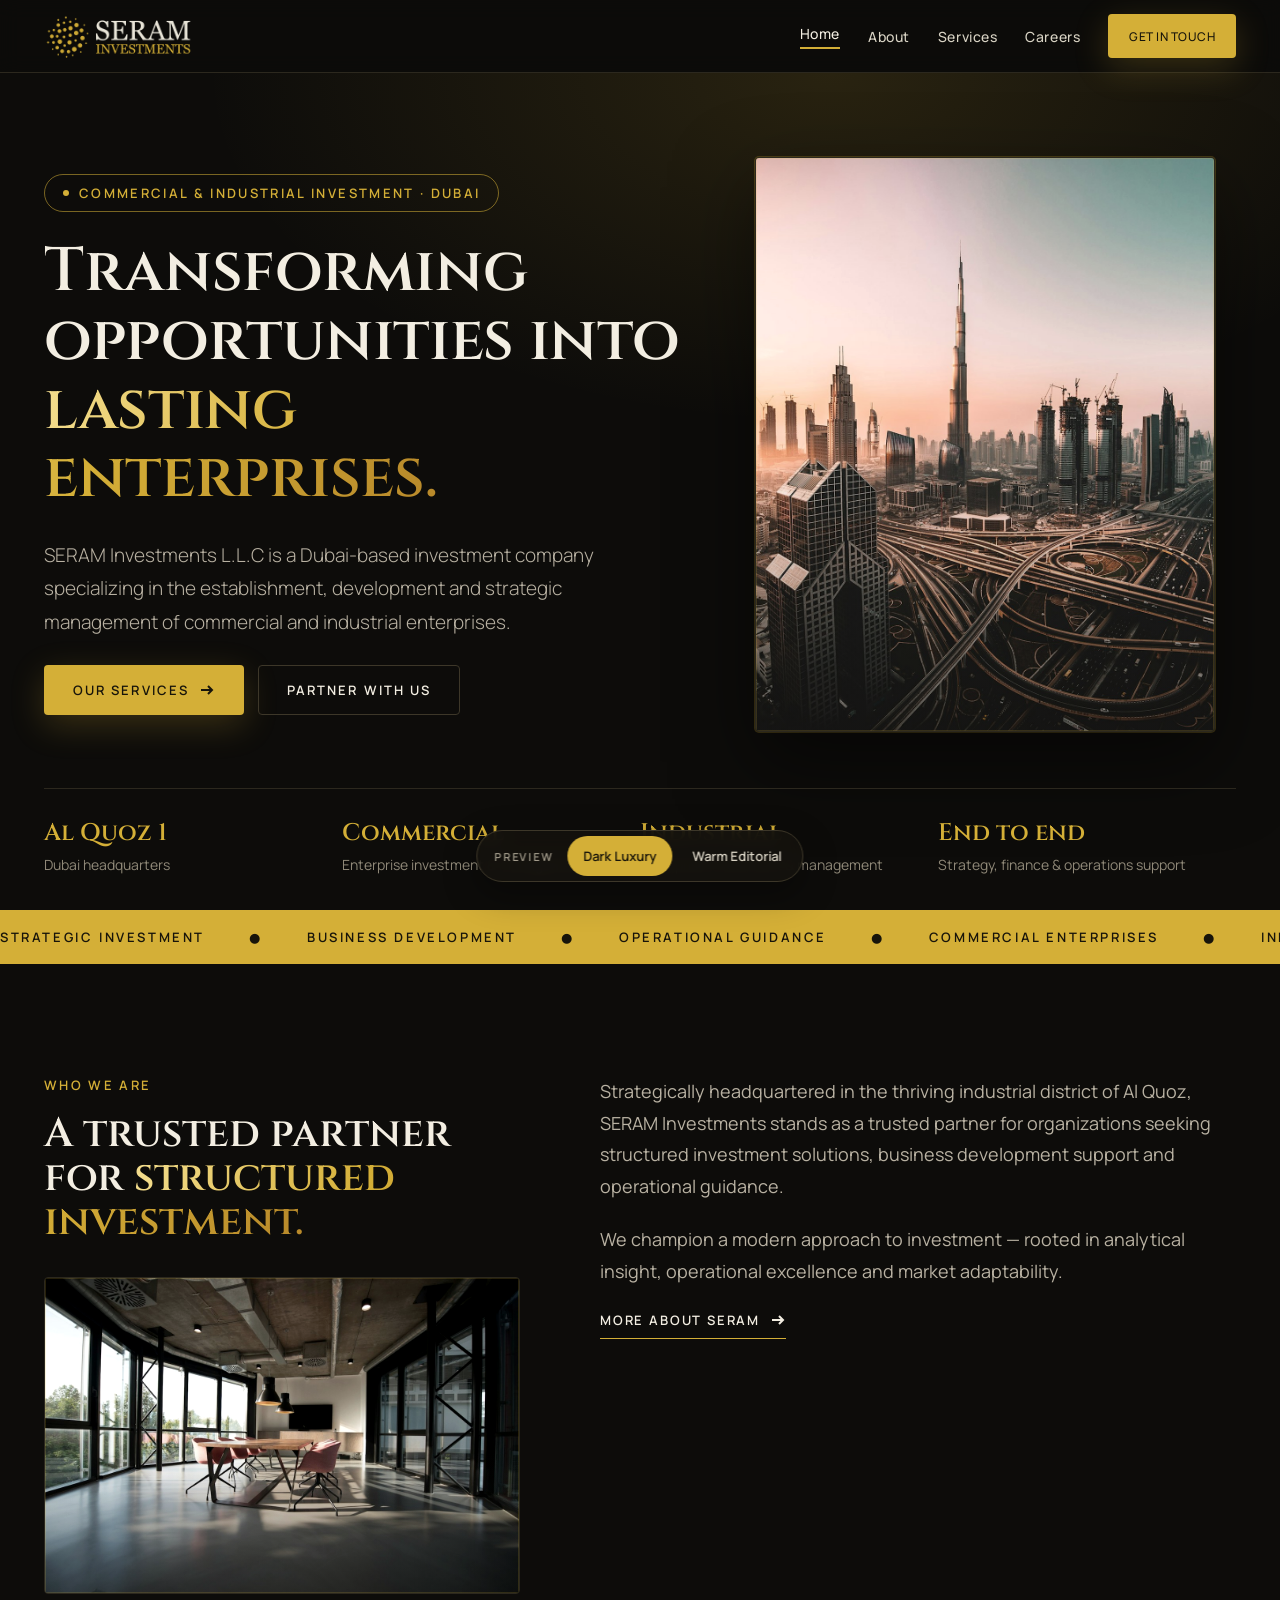
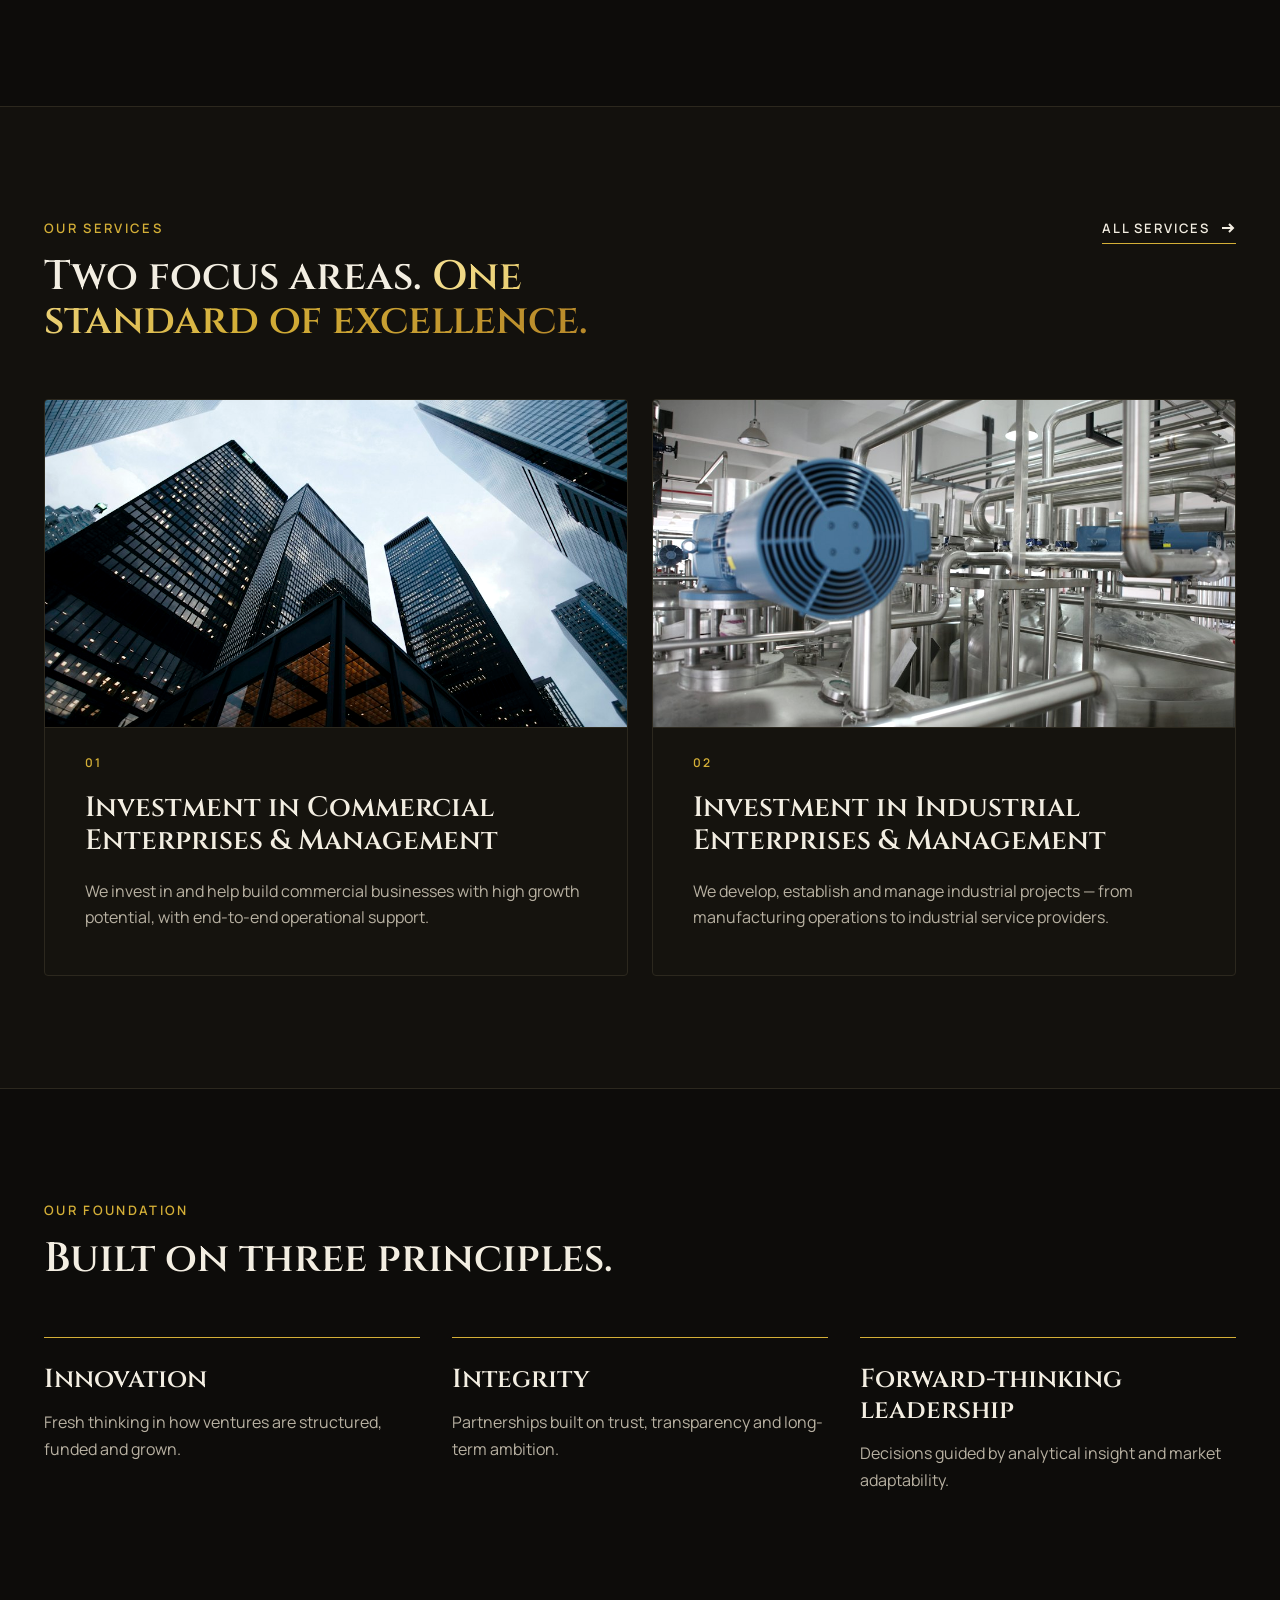
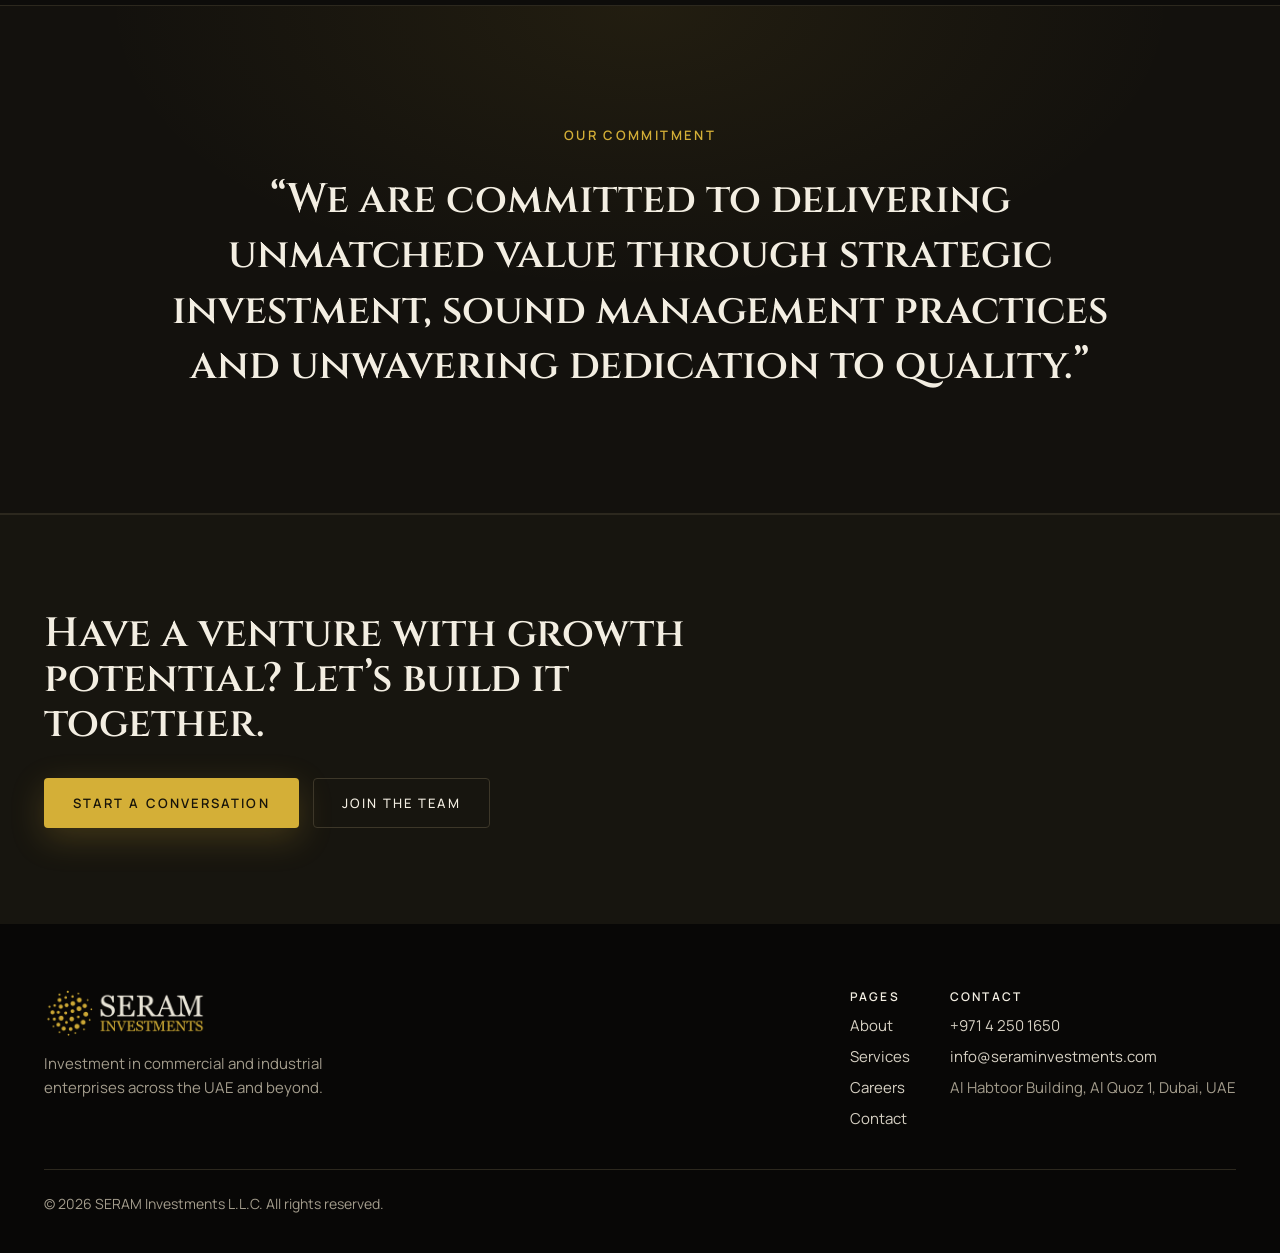
<file: index.html>
<!doctype html>
<html lang="en">
<head>
<meta charset="utf-8">
<meta name="viewport" content="width=device-width, initial-scale=1">
<title>SERAM Investments — Commercial & Industrial Investment, Dubai</title>
<meta name="description" content="SERAM Investments L.L.C is a Dubai-based investment company specializing in the establishment, development and strategic management of commercial and industrial enterprises.">
<meta property="og:title" content="SERAM Investments — Commercial & Industrial Investment, Dubai">
<meta property="og:description" content="SERAM Investments L.L.C is a Dubai-based investment company specializing in the establishment, development and strategic management of commercial and industrial enterprises.">
<meta property="og:type" content="website">
<meta name="theme-color" content="#0D0C0A">
<script src="assets/theme.js"></script>
<link rel="icon" type="image/png" href="assets/favicon.png">
<link rel="apple-touch-icon" href="assets/apple-touch-icon.png">
<link rel="preconnect" href="https://fonts.googleapis.com">
<link rel="preconnect" href="https://fonts.gstatic.com" crossorigin>
<link rel="stylesheet" href="https://fonts.googleapis.com/css2?family=Cinzel:wght@500;600;700&family=Playfair+Display:ital,wght@0,400;0,500;1,400&family=Manrope:wght@300;400;500;600;700&display=swap">
<link rel="stylesheet" href="assets/style.css">
</head>
<body>
<header class="hdr"><div class="wrap">
<a href="index.html" class="logo" aria-label="SERAM Investments home"><img class="logo-lux" src="assets/logo-gold.png" alt="SERAM Investments" width="150" height="44"><img class="logo-ed" src="assets/logo-dark.png" alt="SERAM Investments" width="150" height="44"></a>
<button class="menu-btn" type="button" aria-label="Menu" aria-expanded="false" aria-controls="nav"><svg width="20" height="20" viewBox="0 0 20 20" fill="none" stroke="currentColor" stroke-width="2" aria-hidden="true"><path d="M2 5h16M2 10h16M2 15h16"/></svg></button>
<nav class="nav" id="nav" aria-label="Main"><a href="index.html" aria-current="page">Home</a><a href="about.html" class="link">About</a><a href="services.html" class="link">Services</a><a href="careers.html" class="link">Careers</a><a href="contact.html" class="btn btn-accent">Get in touch</a></nav>
</div></header>
<main>
<section class="top hero"><div class="wrap">
<div class="hero-grid">
<div class="hero-text">
<div class="label pill in1">Commercial &amp; Industrial Investment · Dubai</div>
<h1 class="in2">Transforming opportunities into <em>lasting enterprises.</em></h1>
<p class="lead in3">SERAM Investments L.L.C is a Dubai-based investment company specializing in the establishment, development and strategic management of commercial and industrial enterprises.</p>
<div class="btns in4"><a href="services.html" class="btn btn-accent arrow">Our services <svg width="16" height="16" viewBox="0 0 16 16" fill="none" stroke="currentColor" stroke-width="2" aria-hidden="true"><path d="M2 8h11M9 4l4 4-4 4"/></svg></a><a href="contact.html" class="btn btn-ghost">Partner with us</a></div>
</div>
<div class="hero-art"><figure class="photo tall"><img src="assets/img/hero-dubai.jpg" alt="Dubai skyline with Burj Khalifa at sunrise" width="1100" height="1300" fetchpriority="high"></figure></div>
</div>
<div class="rule"></div>
<div class="stats" style="margin-top:0">
<div class="stat in5"><b>Al Quoz 1</b><span>Dubai headquarters</span></div>
<div class="stat in6"><b>Commercial</b><span>Enterprise investment &amp; management</span></div>
<div class="stat in7"><b>Industrial</b><span>Enterprise investment &amp; management</span></div>
<div class="stat in8"><b>End to end</b><span>Strategy, finance &amp; operations support</span></div>
</div>
</div></section>

<div class="marquee" aria-hidden="true"><div>
<span>STRATEGIC INVESTMENT</span><span>●</span><span>BUSINESS DEVELOPMENT</span><span>●</span><span>OPERATIONAL GUIDANCE</span><span>●</span><span>COMMERCIAL ENTERPRISES</span><span>●</span><span>INDUSTRIAL ENTERPRISES</span><span>●</span>
<span>STRATEGIC INVESTMENT</span><span>●</span><span>BUSINESS DEVELOPMENT</span><span>●</span><span>OPERATIONAL GUIDANCE</span><span>●</span><span>COMMERCIAL ENTERPRISES</span><span>●</span><span>INDUSTRIAL ENTERPRISES</span><span>●</span>
</div></div>

<section class="sec"><div class="wrap split reveal">
<div class="a"><div class="label">Who we are</div><h2 class="h2">A trusted partner for <em>structured investment.</em></h2><figure class="photo"><img src="assets/img/home-office.jpg" alt="Modern open-plan office with meeting table" width="1200" height="800" loading="lazy" decoding="async"></figure></div>
<div class="b lead"><p>Strategically headquartered in the thriving industrial district of Al Quoz, SERAM Investments stands as a trusted partner for organizations seeking structured investment solutions, business development support and operational guidance.</p>
<p>We champion a modern approach to investment — rooted in analytical insight, operational excellence and market adaptability.</p>
<a href="about.html" class="textlink arrow">More about SERAM <svg width="16" height="16" viewBox="0 0 16 16" fill="none" stroke="currentColor" stroke-width="2" aria-hidden="true"><path d="M2 8h11M9 4l4 4-4 4"/></svg></a></div>
</div></section>

<section class="sec alt"><div class="wrap">
<div class="head-row reveal"><div><div class="label">Our services</div><h2 class="h2">Two focus areas. <em>One standard of excellence.</em></h2></div>
<a href="services.html" class="textlink arrow">All services <svg width="16" height="16" viewBox="0 0 16 16" fill="none" stroke="currentColor" stroke-width="2" aria-hidden="true"><path d="M2 8h11M9 4l4 4-4 4"/></svg></a></div>
<div class="grid2">
<a href="services.html#commercial" class="card reveal"><figure class="ph"><img src="assets/img/card-commercial.jpg" alt="Glass office towers seen from below" width="1000" height="560" loading="lazy" decoding="async"></figure><span class="num">01</span><h3>Investment in Commercial Enterprises &amp; Management</h3><p>We invest in and help build commercial businesses with high growth potential, with end-to-end operational support.</p></a>
<a href="services.html#industrial" class="card reveal"><figure class="ph"><img src="assets/img/card-industrial.jpg" alt="Industrial processing plant with steel pipework" width="1000" height="560" loading="lazy" decoding="async"></figure><span class="num">02</span><h3>Investment in Industrial Enterprises &amp; Management</h3><p>We develop, establish and manage industrial projects — from manufacturing operations to industrial service providers.</p></a>
</div></div></section>

<section class="sec"><div class="wrap">
<div class="head-row reveal"><div><div class="label">Our foundation</div><h2 class="h2">Built on three principles.</h2></div></div>
<div class="grid3">
<div class="pillar reveal"><h3>Innovation</h3><p>Fresh thinking in how ventures are structured, funded and grown.</p></div>
<div class="pillar reveal"><h3>Integrity</h3><p>Partnerships built on trust, transparency and long-term ambition.</p></div>
<div class="pillar reveal"><h3>Forward-thinking leadership</h3><p>Decisions guided by analytical insight and market adaptability.</p></div>
</div></div></section>

<section class="inv"><div class="quote reveal">
<div class="label">Our commitment</div>
<p>“We are committed to delivering unmatched value through strategic investment, sound management practices and unwavering dedication to quality.”</p>
</div></section>
<section class="cta"><div class="wrap reveal">
<h2>Have a venture with growth potential? Let’s build it together.</h2><div class="btns"><a href="contact.html" class="btn btn-dark">Start a conversation</a><a href="careers.html" class="btn btn-line" style="font-weight:500">Join the team</a></div>
</div></section>
</main>
<footer class="ftr"><div class="wrap">
<div class="cols">
<div class="col" style="flex:1 1 280px;gap:16px"><span class="logo"><img class="logo-lux" src="assets/logo-gold.png" alt="SERAM Investments" width="164" height="48" style="height:48px;width:auto"><img class="logo-ed" src="assets/logo-light.png" alt="SERAM Investments" width="164" height="48" style="height:48px;width:auto"></span><p style="line-height:1.6;max-width:320px">Investment in commercial and industrial enterprises across the UAE and beyond.</p></div>
<div class="col"><h4>PAGES</h4><a href="about.html">About</a><a href="services.html">Services</a><a href="careers.html">Careers</a><a href="contact.html">Contact</a></div>
<div class="col"><h4>CONTACT</h4><a href="tel:+97142501650">+971 4 250 1650</a><a href="mailto:info@seraminvestments.com">info@seraminvestments.com</a><span>Al Habtoor Building, Al Quoz 1, Dubai, UAE</span></div>
</div>
<div class="copy">© 2026 SERAM Investments L.L.C. All rights reserved.</div>
</div></footer>
<div class="theme-switch" role="group" aria-label="Preview colour theme"><span>PREVIEW</span><button type="button" data-set="luxury" aria-pressed="true">Dark Luxury</button><button type="button" data-set="editorial" aria-pressed="false">Warm Editorial</button></div>
<script src="assets/main.js"></script>
</body>
</html>
</file>
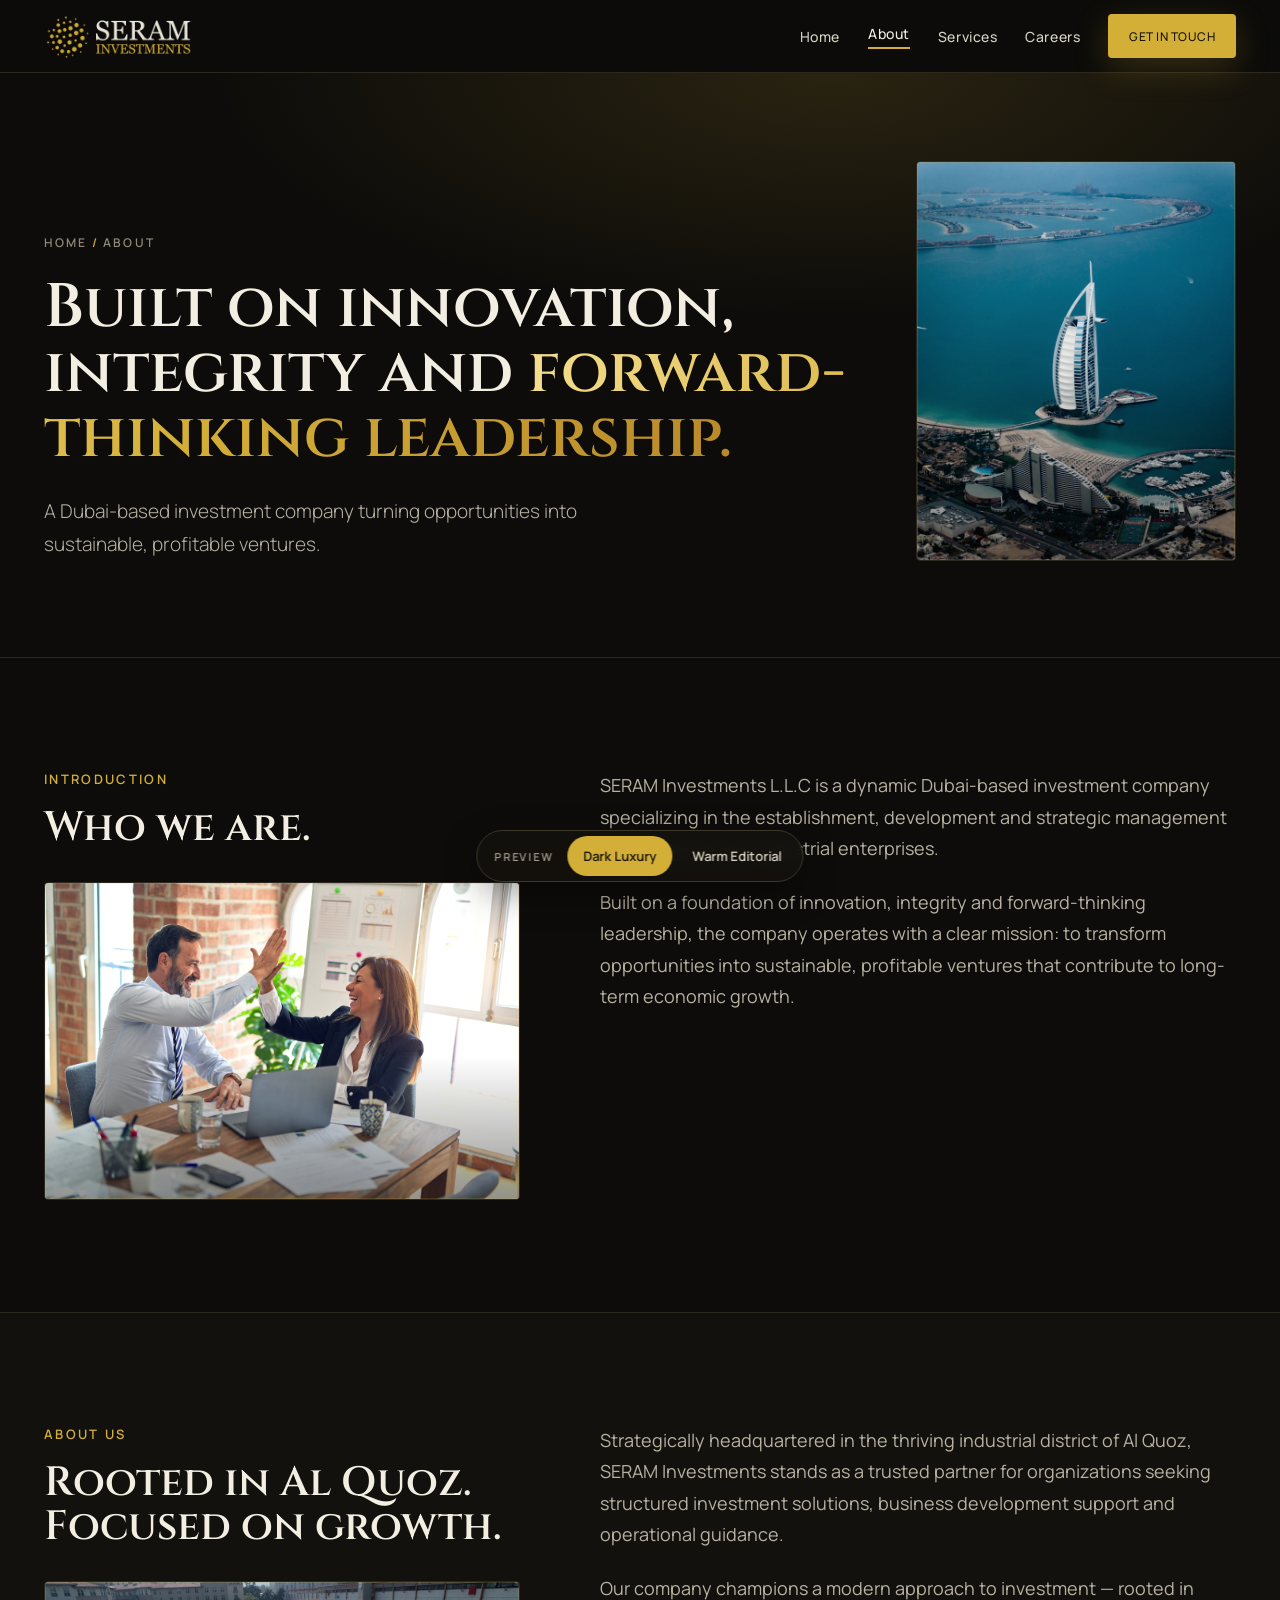
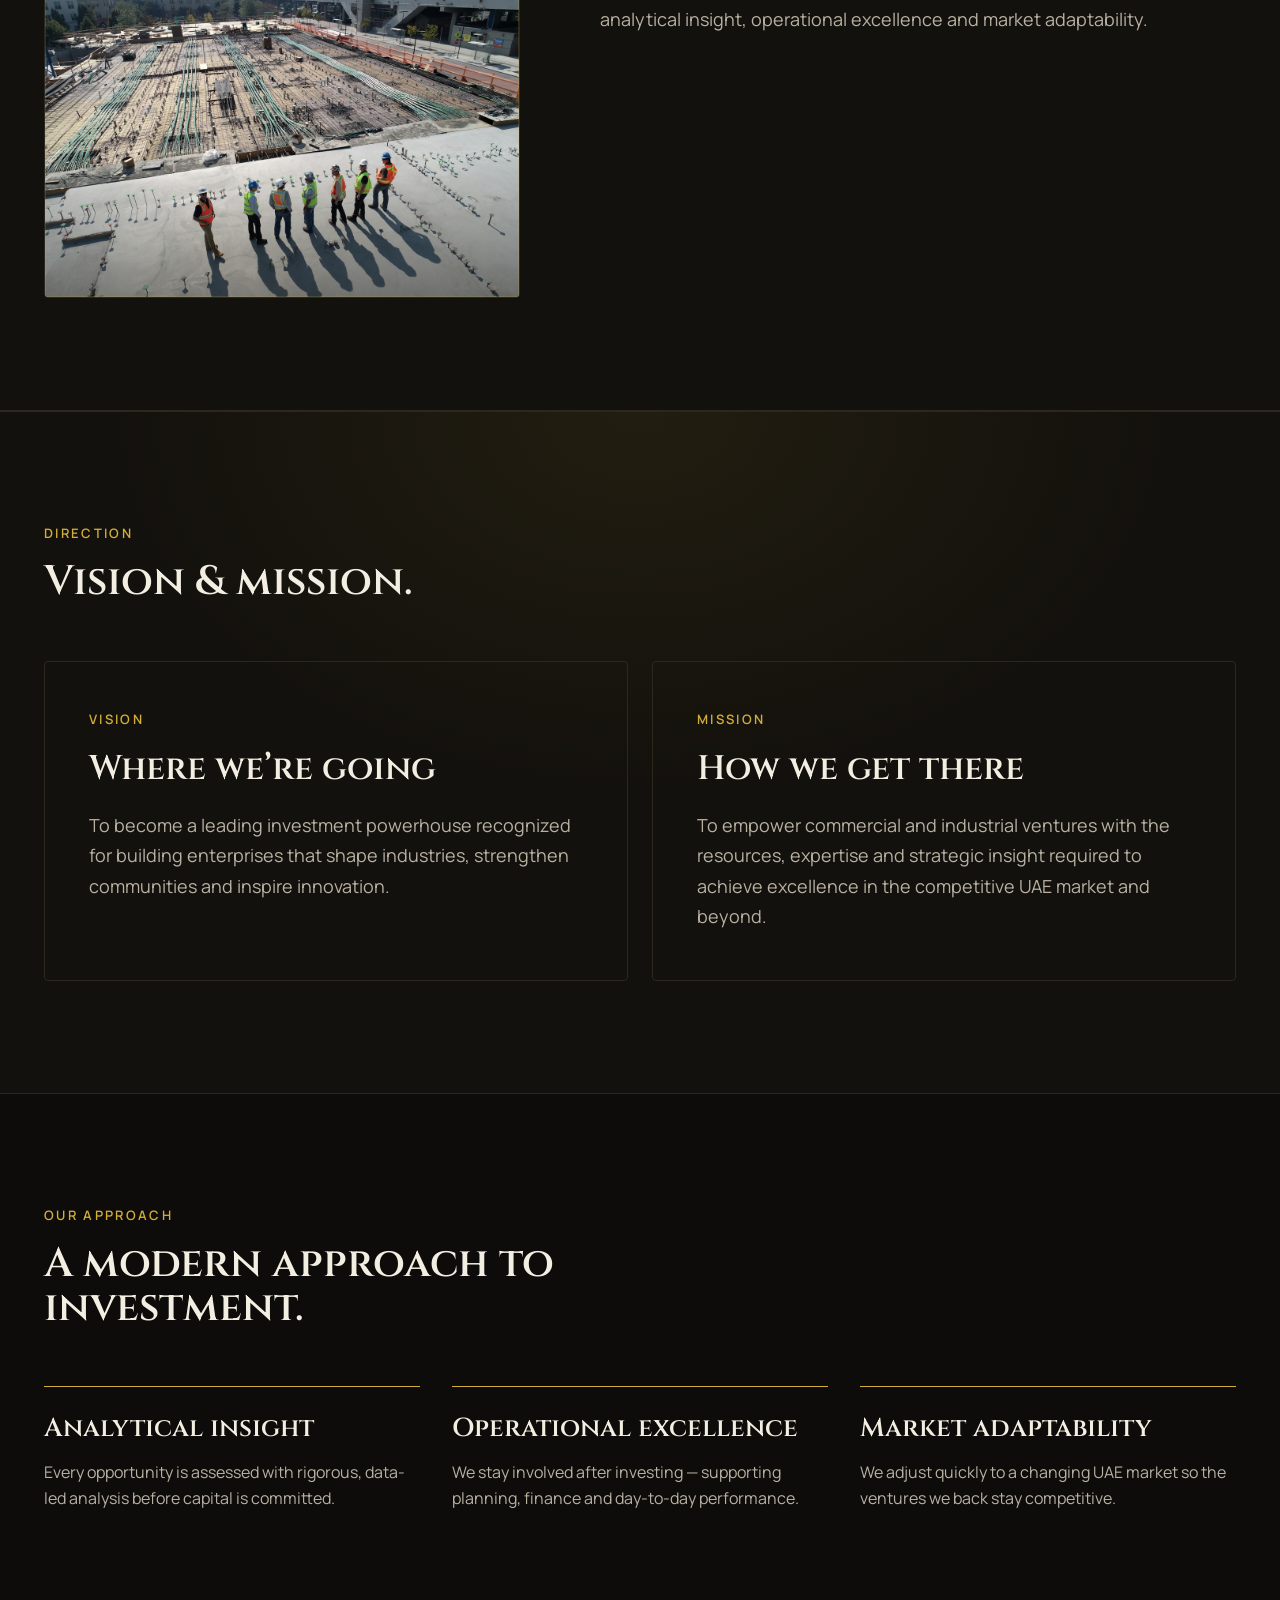
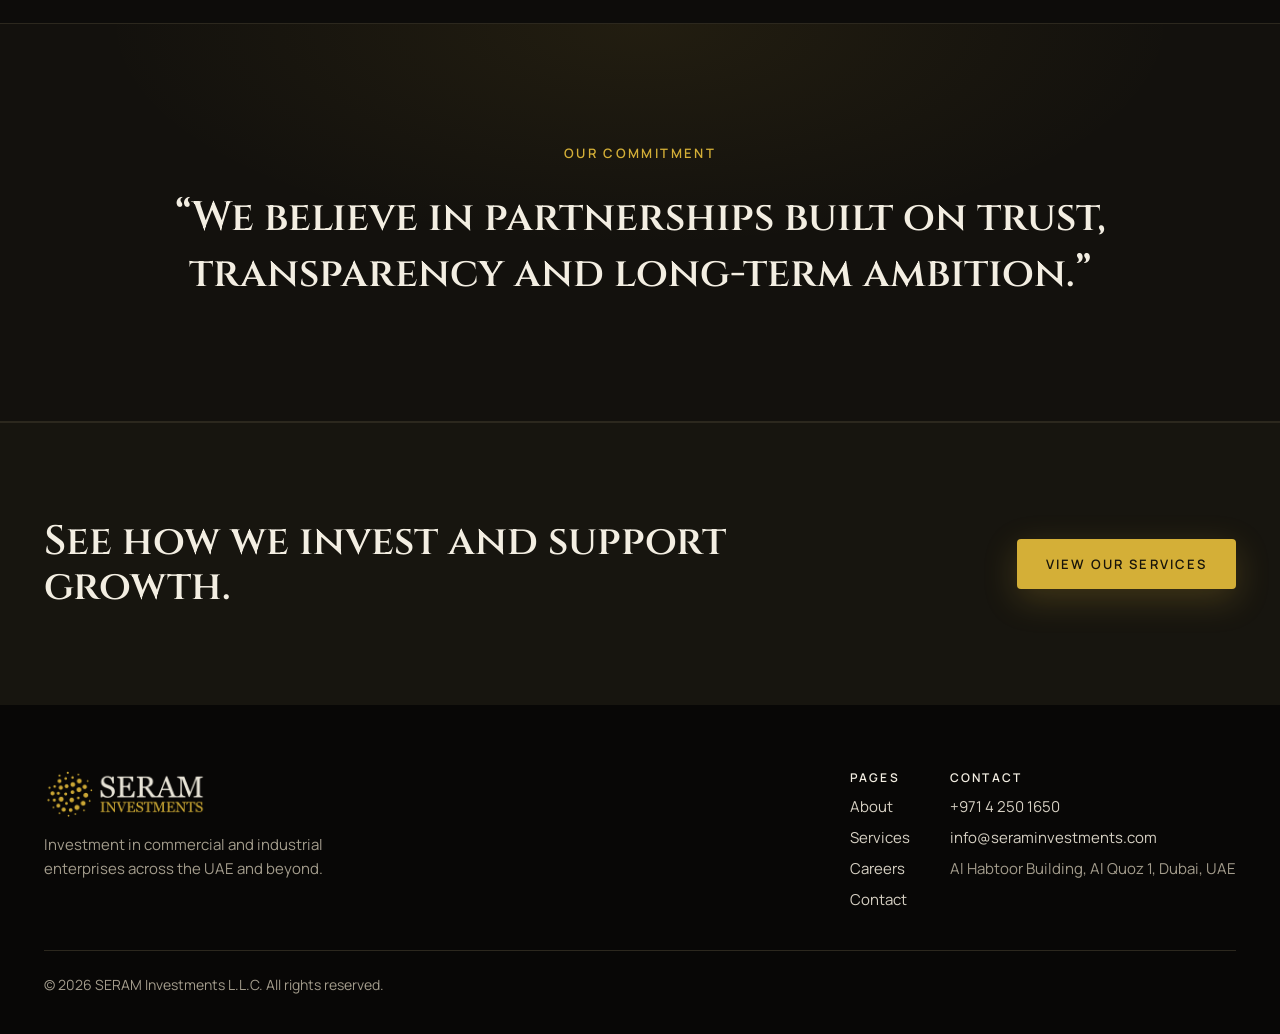
<file: about.html>
<!doctype html>
<html lang="en">
<head>
<meta charset="utf-8">
<meta name="viewport" content="width=device-width, initial-scale=1">
<title>About — SERAM Investments</title>
<meta name="description" content="About SERAM Investments L.L.C — vision, mission and approach of a Dubai-based commercial and industrial investment company in Al Quoz.">
<meta property="og:title" content="About — SERAM Investments">
<meta property="og:description" content="About SERAM Investments L.L.C — vision, mission and approach of a Dubai-based commercial and industrial investment company in Al Quoz.">
<meta property="og:type" content="website">
<meta name="theme-color" content="#0D0C0A">
<script src="assets/theme.js"></script>
<link rel="icon" type="image/png" href="assets/favicon.png">
<link rel="apple-touch-icon" href="assets/apple-touch-icon.png">
<link rel="preconnect" href="https://fonts.googleapis.com">
<link rel="preconnect" href="https://fonts.gstatic.com" crossorigin>
<link rel="stylesheet" href="https://fonts.googleapis.com/css2?family=Cinzel:wght@500;600;700&family=Playfair+Display:ital,wght@0,400;0,500;1,400&family=Manrope:wght@300;400;500;600;700&display=swap">
<link rel="stylesheet" href="assets/style.css">
</head>
<body>
<header class="hdr"><div class="wrap">
<a href="index.html" class="logo" aria-label="SERAM Investments home"><img class="logo-lux" src="assets/logo-gold.png" alt="SERAM Investments" width="150" height="44"><img class="logo-ed" src="assets/logo-dark.png" alt="SERAM Investments" width="150" height="44"></a>
<button class="menu-btn" type="button" aria-label="Menu" aria-expanded="false" aria-controls="nav"><svg width="20" height="20" viewBox="0 0 20 20" fill="none" stroke="currentColor" stroke-width="2" aria-hidden="true"><path d="M2 5h16M2 10h16M2 15h16"/></svg></button>
<nav class="nav" id="nav" aria-label="Main"><a href="index.html" class="link">Home</a><a href="about.html" aria-current="page">About</a><a href="services.html" class="link">Services</a><a href="careers.html" class="link">Careers</a><a href="contact.html" class="btn btn-accent">Get in touch</a></nav>
</div></header>
<main>
<section class="top phero"><div class="wrap">
<div class="txt"><div class="crumb in1"><a href="index.html">HOME</a> <i>/</i> ABOUT</div>
<h1 class="in2">Built on innovation, integrity and <em>forward-thinking leadership.</em></h1><p class="lead in3">A Dubai-based investment company turning opportunities into sustainable, profitable ventures.</p></div><div class="in3 phero-pic"><figure class="photo"><img src="assets/img/about-dubai.jpg" alt="Aerial view of the Dubai coastline" width="700" height="860" fetchpriority="high"></figure></div>
</div></section>
<section class="sec"><div class="wrap split reveal">
<div class="a"><div class="label">Introduction</div><h2 class="h2">Who we are.</h2><figure class="photo"><img src="assets/img/about-meeting.jpg" alt="Business partners celebrating a successful deal" width="1200" height="800" loading="lazy" decoding="async"></figure></div>
<div class="b lead"><p>SERAM Investments L.L.C is a dynamic Dubai-based investment company specializing in the establishment, development and strategic management of commercial and industrial enterprises.</p>
<p>Built on a foundation of innovation, integrity and forward-thinking leadership, the company operates with a clear mission: to transform opportunities into sustainable, profitable ventures that contribute to long-term economic growth.</p></div>
</div></section>

<section class="sec alt"><div class="wrap split reveal">
<div class="a"><div class="label">About us</div><h2 class="h2">Rooted in Al Quoz. Focused on growth.</h2><figure class="photo"><img src="assets/img/about-alquoz.jpg" alt="Project team on an industrial development site" width="1200" height="800" loading="lazy" decoding="async"></figure></div>
<div class="b lead"><p>Strategically headquartered in the thriving industrial district of Al Quoz, SERAM Investments stands as a trusted partner for organizations seeking structured investment solutions, business development support and operational guidance.</p>
<p>Our company champions a modern approach to investment — rooted in analytical insight, operational excellence and market adaptability.</p></div>
</div></section>

<section class="sec inv"><div class="wrap">
<div class="head-row reveal"><div><div class="label">Direction</div><h2 class="h2">Vision &amp; mission.</h2></div></div>
<div class="vm">
<div class="box reveal"><div class="label">Vision</div><h3>Where we’re going</h3><p>To become a leading investment powerhouse recognized for building enterprises that shape industries, strengthen communities and inspire innovation.</p></div>
<div class="box reveal"><div class="label">Mission</div><h3>How we get there</h3><p>To empower commercial and industrial ventures with the resources, expertise and strategic insight required to achieve excellence in the competitive UAE market and beyond.</p></div>
</div></div></section>

<section class="sec"><div class="wrap">
<div class="head-row reveal"><div><div class="label">Our approach</div><h2 class="h2">A modern approach to investment.</h2></div></div>
<div class="grid3">
<div class="pillar reveal"><h3>Analytical insight</h3><p>Every opportunity is assessed with rigorous, data-led analysis before capital is committed.</p></div>
<div class="pillar reveal"><h3>Operational excellence</h3><p>We stay involved after investing — supporting planning, finance and day-to-day performance.</p></div>
<div class="pillar reveal"><h3>Market adaptability</h3><p>We adjust quickly to a changing UAE market so the ventures we back stay competitive.</p></div>
</div></div></section>

<section class="inv"><div class="quote reveal">
<div class="label">Our commitment</div>
<p>“We believe in partnerships built on trust, transparency and long-term ambition.”</p>
</div></section>
<section class="cta"><div class="wrap reveal">
<h2>See how we invest and support growth.</h2><div class="btns"><a href="services.html" class="btn btn-dark">View our services</a></div>
</div></section>
</main>
<footer class="ftr"><div class="wrap">
<div class="cols">
<div class="col" style="flex:1 1 280px;gap:16px"><span class="logo"><img class="logo-lux" src="assets/logo-gold.png" alt="SERAM Investments" width="164" height="48" style="height:48px;width:auto"><img class="logo-ed" src="assets/logo-light.png" alt="SERAM Investments" width="164" height="48" style="height:48px;width:auto"></span><p style="line-height:1.6;max-width:320px">Investment in commercial and industrial enterprises across the UAE and beyond.</p></div>
<div class="col"><h4>PAGES</h4><a href="about.html">About</a><a href="services.html">Services</a><a href="careers.html">Careers</a><a href="contact.html">Contact</a></div>
<div class="col"><h4>CONTACT</h4><a href="tel:+97142501650">+971 4 250 1650</a><a href="mailto:info@seraminvestments.com">info@seraminvestments.com</a><span>Al Habtoor Building, Al Quoz 1, Dubai, UAE</span></div>
</div>
<div class="copy">© 2026 SERAM Investments L.L.C. All rights reserved.</div>
</div></footer>
<div class="theme-switch" role="group" aria-label="Preview colour theme"><span>PREVIEW</span><button type="button" data-set="luxury" aria-pressed="true">Dark Luxury</button><button type="button" data-set="editorial" aria-pressed="false">Warm Editorial</button></div>
<script src="assets/main.js"></script>
</body>
</html>
</file>
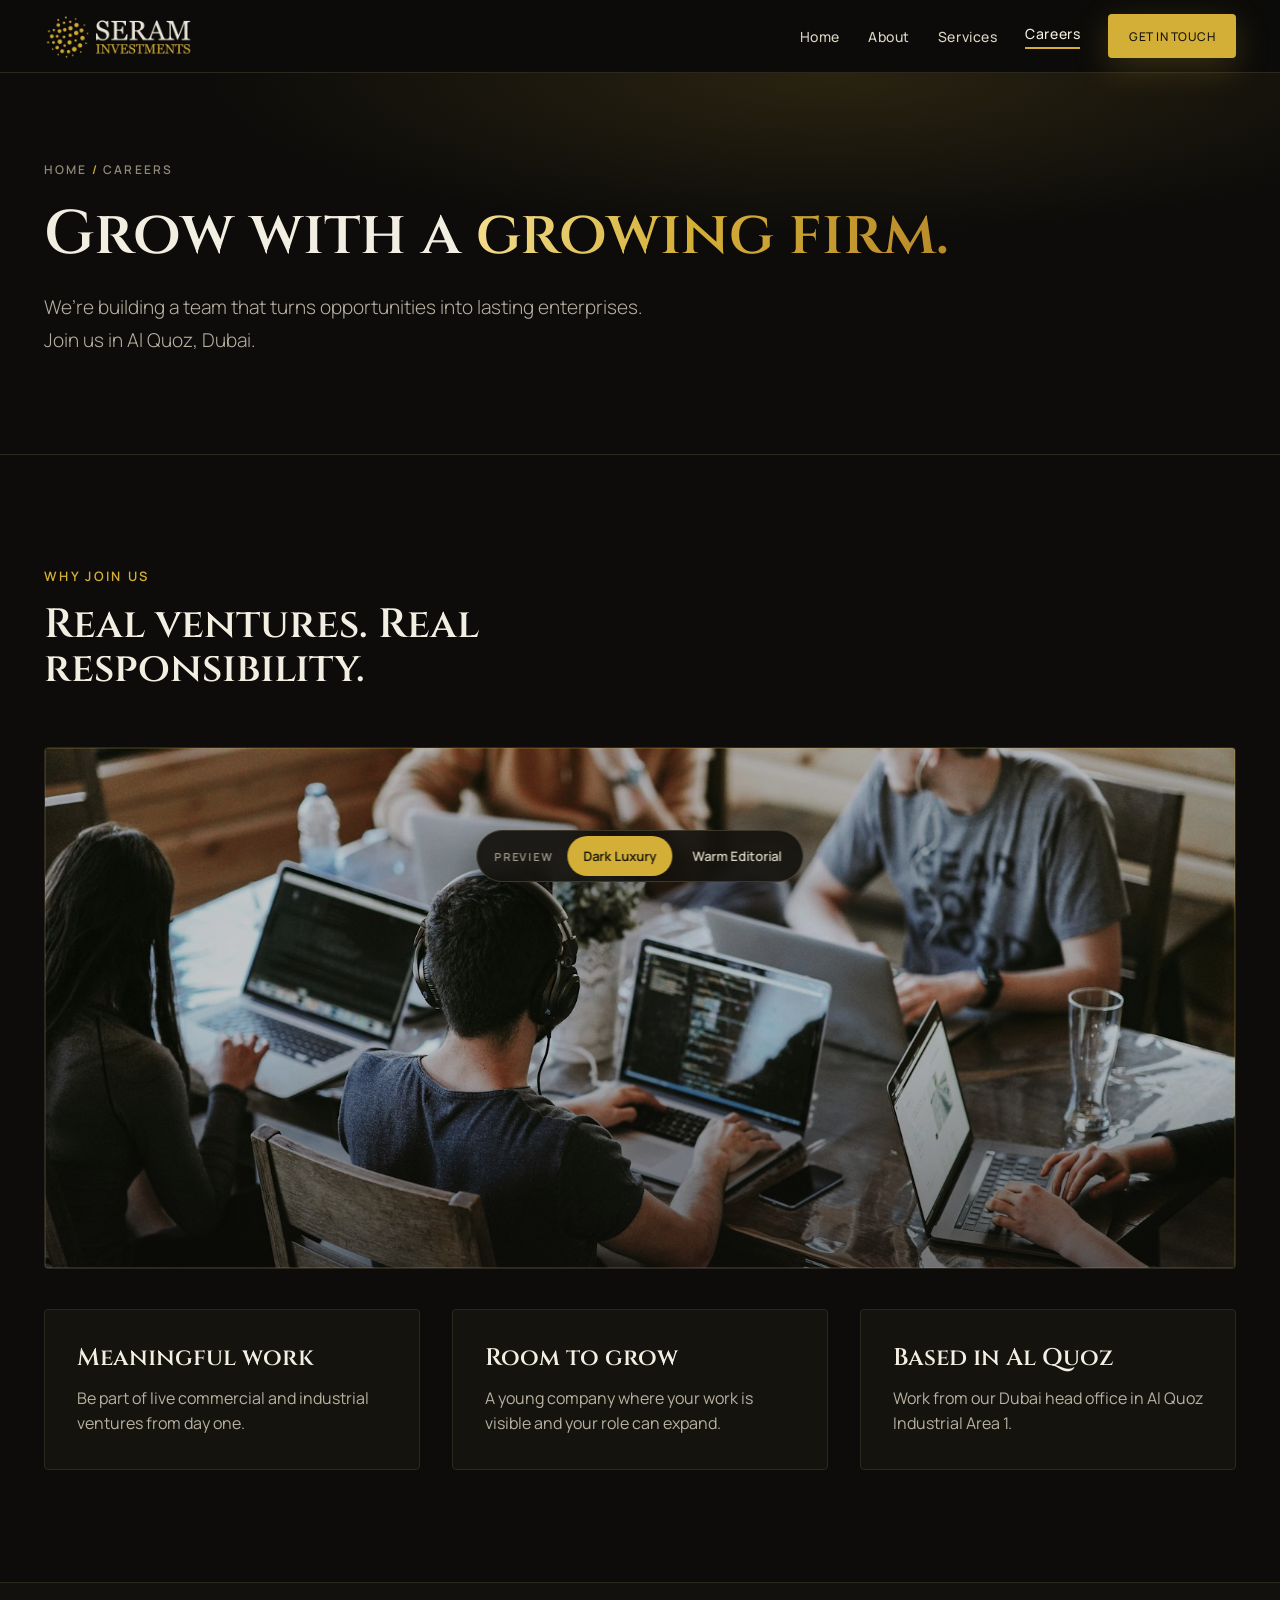
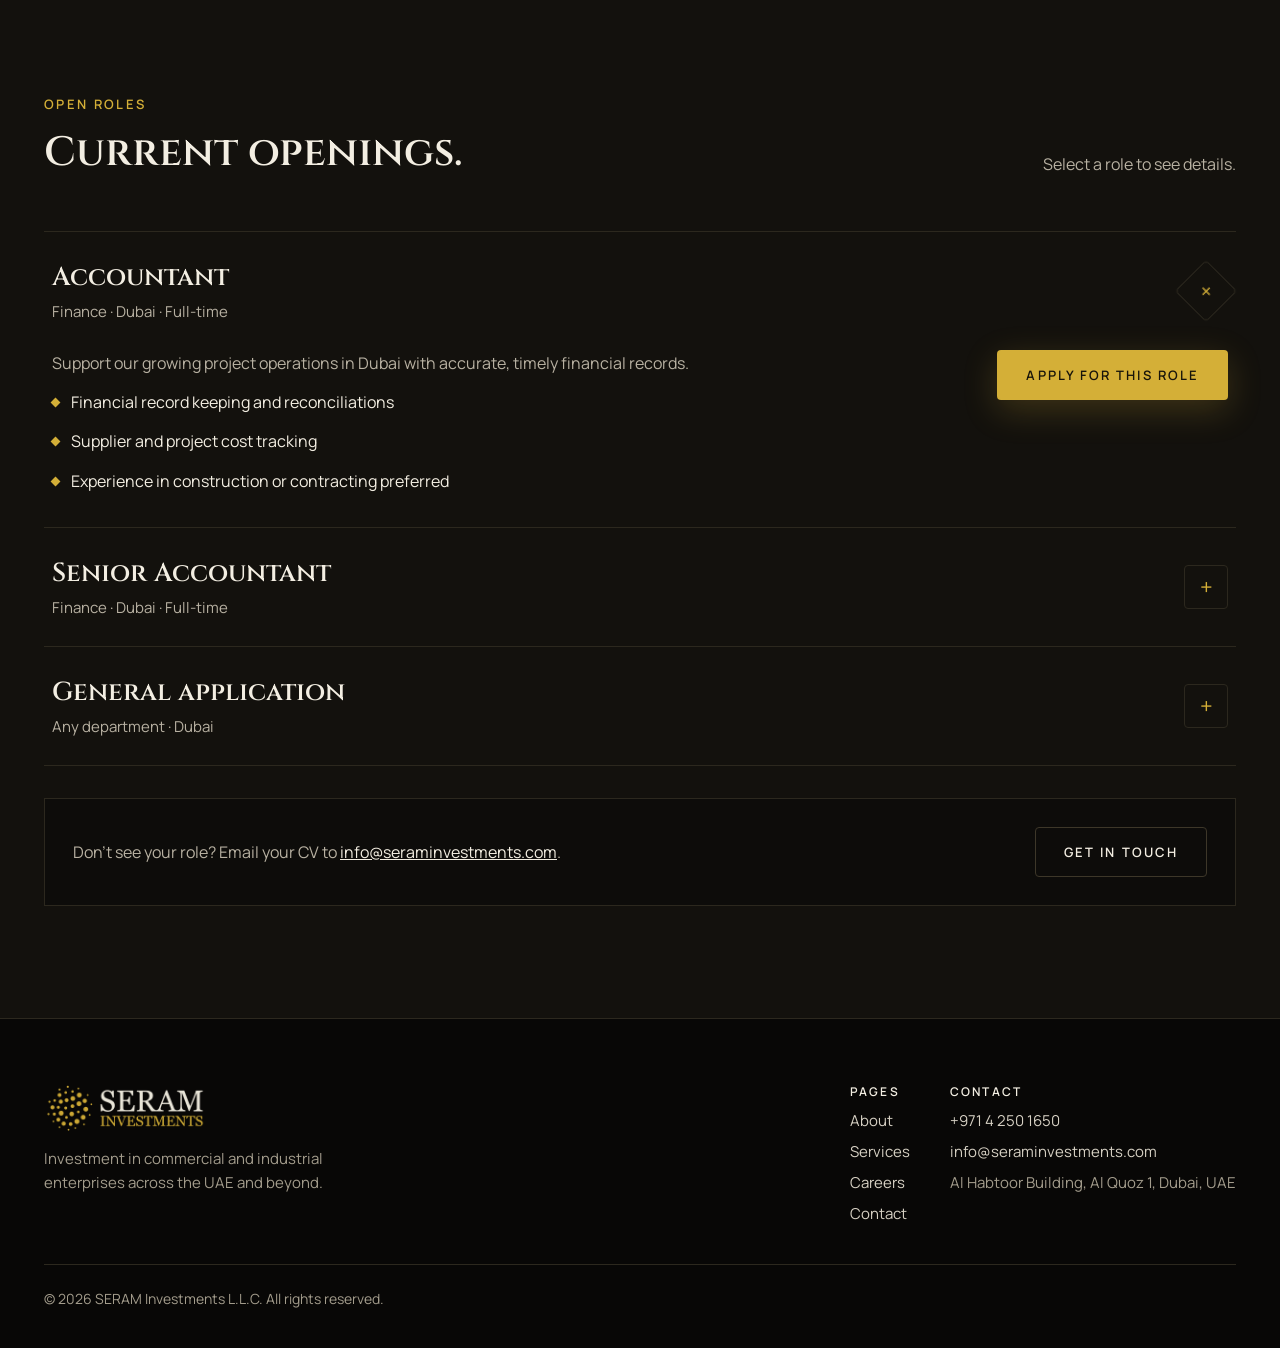
<file: careers.html>
<!doctype html>
<html lang="en">
<head>
<meta charset="utf-8">
<meta name="viewport" content="width=device-width, initial-scale=1">
<title>Careers — SERAM Investments</title>
<meta name="description" content="Careers at SERAM Investments L.L.C, Al Quoz, Dubai — current openings and general applications.">
<meta property="og:title" content="Careers — SERAM Investments">
<meta property="og:description" content="Careers at SERAM Investments L.L.C, Al Quoz, Dubai — current openings and general applications.">
<meta property="og:type" content="website">
<meta name="theme-color" content="#0D0C0A">
<script src="assets/theme.js"></script>
<link rel="icon" type="image/png" href="assets/favicon.png">
<link rel="apple-touch-icon" href="assets/apple-touch-icon.png">
<link rel="preconnect" href="https://fonts.googleapis.com">
<link rel="preconnect" href="https://fonts.gstatic.com" crossorigin>
<link rel="stylesheet" href="https://fonts.googleapis.com/css2?family=Cinzel:wght@500;600;700&family=Playfair+Display:ital,wght@0,400;0,500;1,400&family=Manrope:wght@300;400;500;600;700&display=swap">
<link rel="stylesheet" href="assets/style.css">
</head>
<body>
<header class="hdr"><div class="wrap">
<a href="index.html" class="logo" aria-label="SERAM Investments home"><img class="logo-lux" src="assets/logo-gold.png" alt="SERAM Investments" width="150" height="44"><img class="logo-ed" src="assets/logo-dark.png" alt="SERAM Investments" width="150" height="44"></a>
<button class="menu-btn" type="button" aria-label="Menu" aria-expanded="false" aria-controls="nav"><svg width="20" height="20" viewBox="0 0 20 20" fill="none" stroke="currentColor" stroke-width="2" aria-hidden="true"><path d="M2 5h16M2 10h16M2 15h16"/></svg></button>
<nav class="nav" id="nav" aria-label="Main"><a href="index.html" class="link">Home</a><a href="about.html" class="link">About</a><a href="services.html" class="link">Services</a><a href="careers.html" aria-current="page">Careers</a><a href="contact.html" class="btn btn-accent">Get in touch</a></nav>
</div></header>
<main>
<section class="top phero"><div class="wrap">
<div class="txt"><div class="crumb in1"><a href="index.html">HOME</a> <i>/</i> CAREERS</div>
<h1 class="in2">Grow with a <em>growing firm.</em></h1><p class="lead in3">We’re building a team that turns opportunities into lasting enterprises. Join us in Al Quoz, Dubai.</p></div>
</div></section>
<section class="sec"><div class="wrap">
<div class="head-row reveal"><div><div class="label">Why join us</div><h2 class="h2">Real ventures. Real responsibility.</h2></div></div>
<figure class="photo wide reveal"><img src="assets/img/careers-team.jpg" alt="Team collaborating around a table with laptops" width="1600" height="700" loading="lazy" decoding="async"></figure><div class="grid3">
<div class="perk reveal"><h3>Meaningful work</h3><p>Be part of live commercial and industrial ventures from day one.</p></div>
<div class="perk reveal"><h3>Room to grow</h3><p>A young company where your work is visible and your role can expand.</p></div>
<div class="perk reveal"><h3>Based in Al Quoz</h3><p>Work from our Dubai head office in Al Quoz Industrial Area 1.</p></div>
</div></div></section>

<section class="sec alt"><div class="wrap">
<div class="head-row reveal"><div><div class="label">Open roles</div><h2 class="h2">Current openings.</h2></div><p>Select a role to see details.</p></div>
<div class="roles reveal">
<div class="role open" id="accountant"><button type="button" aria-expanded="true">
<span class="t"><b>Accountant</b><span>Finance · Dubai · Full-time</span></span><span class="sign" aria-hidden="true">+</span></button>
<div class="detail"><div class="d"><p>Support our growing project operations in Dubai with accurate, timely financial records.</p><div class="ticks"><div>Financial record keeping and reconciliations</div><div>Supplier and project cost tracking</div><div>Experience in construction or contracting preferred</div></div></div>
<a href="contact.html" class="btn btn-dark" style="align-self:flex-start">Apply for this role</a></div></div>
<div class="role" id="senior"><button type="button" aria-expanded="false">
<span class="t"><b>Senior Accountant</b><span>Finance · Dubai · Full-time</span></span><span class="sign" aria-hidden="true">+</span></button>
<div class="detail"><div class="d"><p>Lead day-to-day accounting and financial reporting across the company.</p><div class="ticks"><div>Financial statements and month-end close</div><div>VAT, corporate tax and regulatory compliance</div><div>Coordination with auditors, banks and authorities</div></div></div>
<a href="contact.html" class="btn btn-dark" style="align-self:flex-start">Apply for this role</a></div></div>
<div class="role" id="general"><button type="button" aria-expanded="false">
<span class="t"><b>General application</b><span>Any department · Dubai</span></span><span class="sign" aria-hidden="true">+</span></button>
<div class="detail"><div class="d"><p>Interested in investment, business development or operations? Tell us about yourself and the work you want to do.</p><div class="ticks"><div>Investment and business development</div><div>Operations and project roles</div><div>Finance and administration</div></div></div>
<a href="contact.html" class="btn btn-dark" style="align-self:flex-start">Apply for this role</a></div></div>
</div>
<div class="note reveal">
<p>Don’t see your role? Email your CV to <a href="mailto:info@seraminvestments.com">info@seraminvestments.com</a>.</p>
<a href="contact.html" class="btn btn-line">Get in touch</a></div>
</div></section>

</main>
<footer class="ftr"><div class="wrap">
<div class="cols">
<div class="col" style="flex:1 1 280px;gap:16px"><span class="logo"><img class="logo-lux" src="assets/logo-gold.png" alt="SERAM Investments" width="164" height="48" style="height:48px;width:auto"><img class="logo-ed" src="assets/logo-light.png" alt="SERAM Investments" width="164" height="48" style="height:48px;width:auto"></span><p style="line-height:1.6;max-width:320px">Investment in commercial and industrial enterprises across the UAE and beyond.</p></div>
<div class="col"><h4>PAGES</h4><a href="about.html">About</a><a href="services.html">Services</a><a href="careers.html">Careers</a><a href="contact.html">Contact</a></div>
<div class="col"><h4>CONTACT</h4><a href="tel:+97142501650">+971 4 250 1650</a><a href="mailto:info@seraminvestments.com">info@seraminvestments.com</a><span>Al Habtoor Building, Al Quoz 1, Dubai, UAE</span></div>
</div>
<div class="copy">© 2026 SERAM Investments L.L.C. All rights reserved.</div>
</div></footer>
<div class="theme-switch" role="group" aria-label="Preview colour theme"><span>PREVIEW</span><button type="button" data-set="luxury" aria-pressed="true">Dark Luxury</button><button type="button" data-set="editorial" aria-pressed="false">Warm Editorial</button></div>
<script src="assets/main.js"></script>
</body>
</html>
</file>
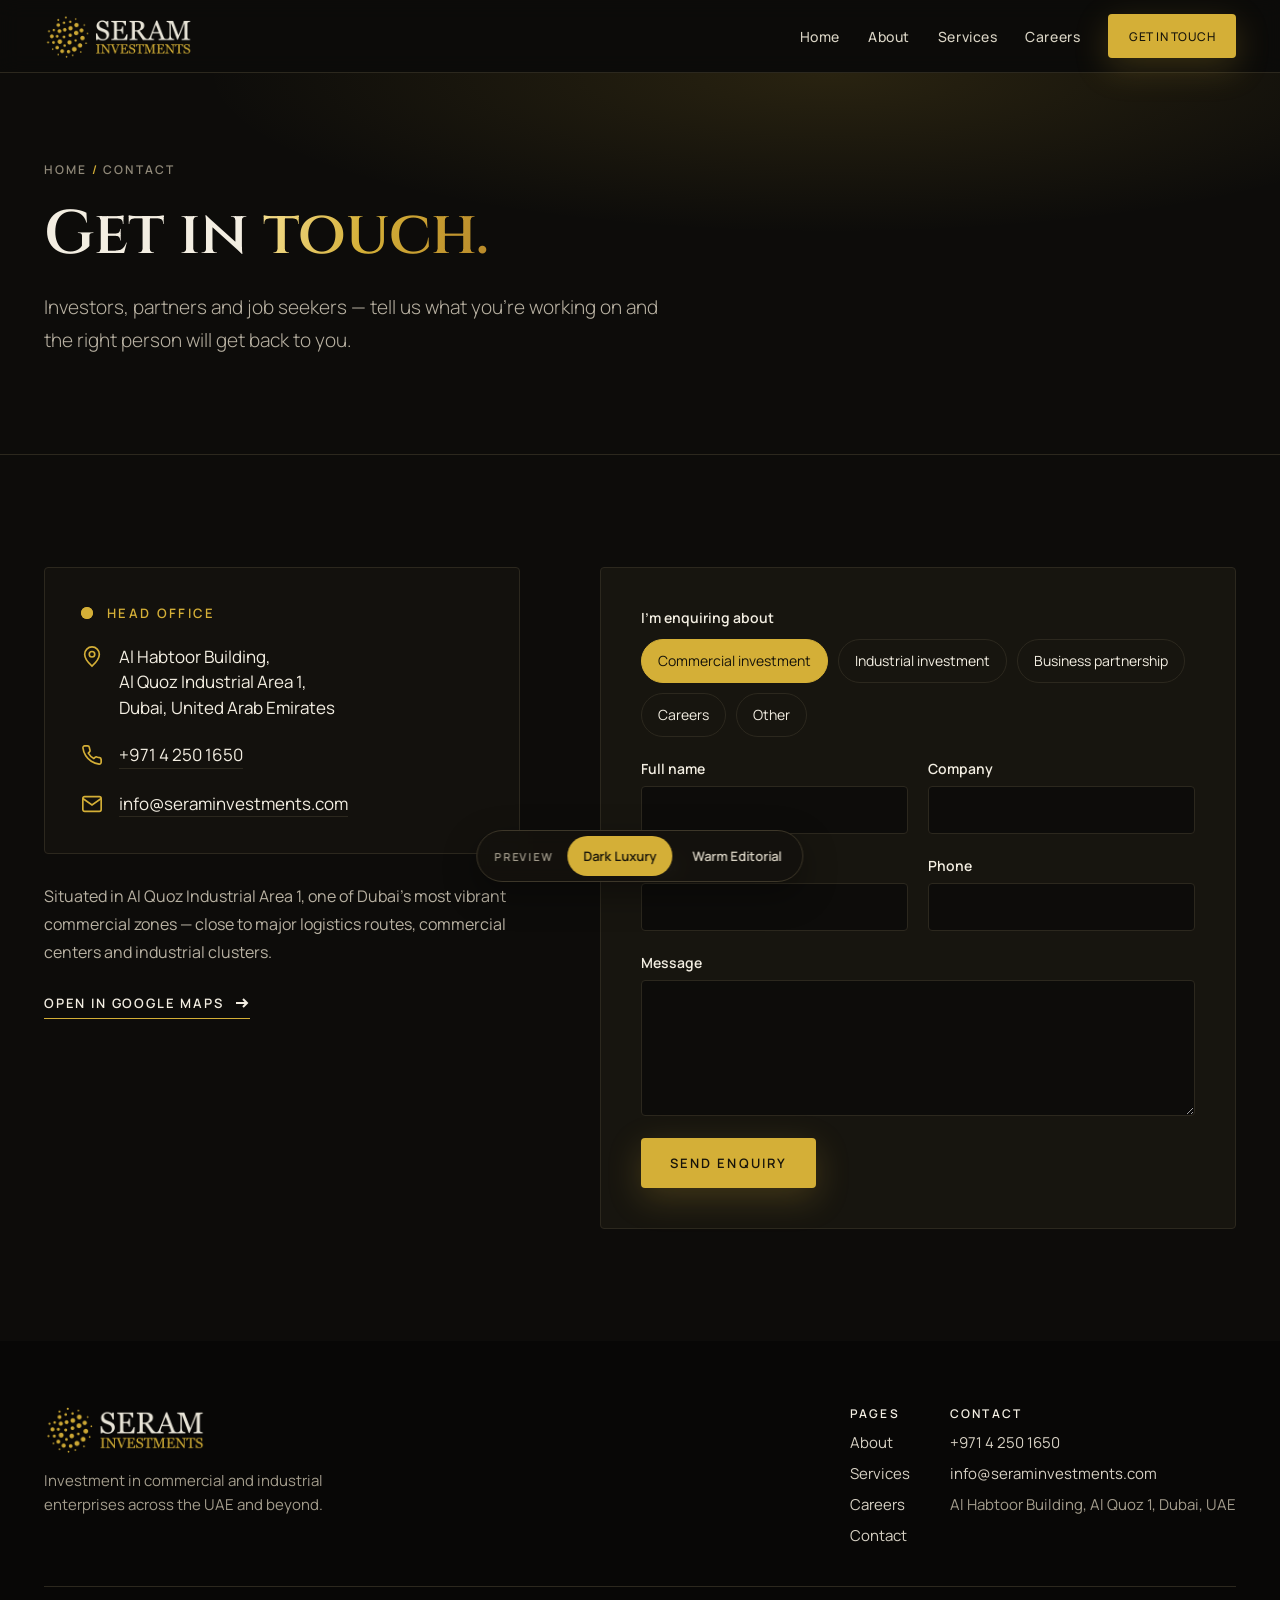
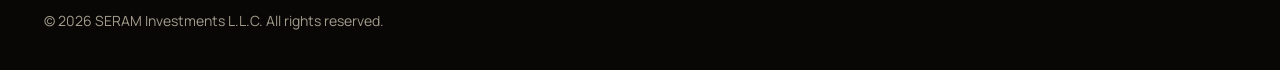
<file: contact.html>
<!doctype html>
<html lang="en">
<head>
<meta charset="utf-8">
<meta name="viewport" content="width=device-width, initial-scale=1">
<title>Contact — SERAM Investments</title>
<meta name="description" content="Contact SERAM Investments L.L.C — Al Habtoor Building, Al Quoz 1, Dubai. Call +971 4 250 1650 or email info@seraminvestments.com.">
<meta property="og:title" content="Contact — SERAM Investments">
<meta property="og:description" content="Contact SERAM Investments L.L.C — Al Habtoor Building, Al Quoz 1, Dubai. Call +971 4 250 1650 or email info@seraminvestments.com.">
<meta property="og:type" content="website">
<meta name="theme-color" content="#0D0C0A">
<script src="assets/theme.js"></script>
<link rel="icon" type="image/png" href="assets/favicon.png">
<link rel="apple-touch-icon" href="assets/apple-touch-icon.png">
<link rel="preconnect" href="https://fonts.googleapis.com">
<link rel="preconnect" href="https://fonts.gstatic.com" crossorigin>
<link rel="stylesheet" href="https://fonts.googleapis.com/css2?family=Cinzel:wght@500;600;700&family=Playfair+Display:ital,wght@0,400;0,500;1,400&family=Manrope:wght@300;400;500;600;700&display=swap">
<link rel="stylesheet" href="assets/style.css">
</head>
<body>
<header class="hdr"><div class="wrap">
<a href="index.html" class="logo" aria-label="SERAM Investments home"><img class="logo-lux" src="assets/logo-gold.png" alt="SERAM Investments" width="150" height="44"><img class="logo-ed" src="assets/logo-dark.png" alt="SERAM Investments" width="150" height="44"></a>
<button class="menu-btn" type="button" aria-label="Menu" aria-expanded="false" aria-controls="nav"><svg width="20" height="20" viewBox="0 0 20 20" fill="none" stroke="currentColor" stroke-width="2" aria-hidden="true"><path d="M2 5h16M2 10h16M2 15h16"/></svg></button>
<nav class="nav" id="nav" aria-label="Main"><a href="index.html" class="link">Home</a><a href="about.html" class="link">About</a><a href="services.html" class="link">Services</a><a href="careers.html" class="link">Careers</a><a href="contact.html" class="btn btn-accent" aria-current="page">Get in touch</a></nav>
</div></header>
<main>
<section class="top phero"><div class="wrap">
<div class="txt"><div class="crumb in1"><a href="index.html">HOME</a> <i>/</i> CONTACT</div>
<h1 class="in2">Get in <em>touch.</em></h1><p class="lead in3">Investors, partners and job seekers — tell us what you’re working on and the right person will get back to you.</p></div>
</div></section>
<section class="sec"><div class="wrap split">
<div class="a in3" style="gap:28px">
<div class="cbox">
<div style="display:flex;align-items:center;gap:14px"><span class="ping"></span><span class="label">Head office</span></div>
<div class="crow"><svg width="22" height="22" viewBox="0 0 24 24" fill="none" stroke="currentColor" stroke-width="1.8" aria-hidden="true"><path d="M12 22s8-7.3 8-13a8 8 0 0 0-16 0c0 5.7 8 13 8 13z"/><circle cx="12" cy="9" r="3"/></svg><span>Al Habtoor Building,<br>Al Quoz Industrial Area 1,<br>Dubai, United Arab Emirates</span></div>
<div class="crow"><svg width="22" height="22" viewBox="0 0 24 24" fill="none" stroke="currentColor" stroke-width="1.8" aria-hidden="true"><path d="M22 16.9v3a2 2 0 0 1-2.2 2 19.8 19.8 0 0 1-8.6-3.1 19.5 19.5 0 0 1-6-6A19.8 19.8 0 0 1 2.1 4.2 2 2 0 0 1 4.1 2h3a2 2 0 0 1 2 1.7c.1 1 .4 1.9.7 2.8a2 2 0 0 1-.5 2.1L8 9.9a16 16 0 0 0 6 6l1.3-1.3a2 2 0 0 1 2.1-.4c.9.3 1.8.6 2.8.7a2 2 0 0 1 1.7 2z"/></svg><a href="tel:+97142501650">+971 4 250 1650</a></div>
<div class="crow"><svg width="22" height="22" viewBox="0 0 24 24" fill="none" stroke="currentColor" stroke-width="1.8" aria-hidden="true"><rect x="2" y="4" width="20" height="16" rx="2"/><path d="M22 6l-10 7L2 6"/></svg><a href="mailto:info@seraminvestments.com">info@seraminvestments.com</a></div>
</div>
<p class="lead" style="font-size:16px">Situated in Al Quoz Industrial Area 1, one of Dubai’s most vibrant commercial zones — close to major logistics routes, commercial centers and industrial clusters.</p>
<a href="https://maps.google.com/?q=Al+Habtoor+Building+Al+Quoz+1+Dubai" target="_blank" rel="noopener" class="textlink arrow">Open in Google Maps <svg width="16" height="16" viewBox="0 0 16 16" fill="none" stroke="currentColor" stroke-width="2" aria-hidden="true"><path d="M2 8h11M9 4l4 4-4 4"/></svg></a>
</div>
<form class="form b in4" id="enquiry" novalidate>
<div class="form-fields" style="display:flex;flex-direction:column;gap:22px">
<fieldset><legend>I’m enquiring about</legend><div style="display:flex;flex-wrap:wrap;gap:10px"><button type="button" class="topic" aria-pressed="true">Commercial investment</button><button type="button" class="topic" aria-pressed="false">Industrial investment</button><button type="button" class="topic" aria-pressed="false">Business partnership</button><button type="button" class="topic" aria-pressed="false">Careers</button><button type="button" class="topic" aria-pressed="false">Other</button></div></fieldset>
<input type="hidden" id="topic" name="topic" value="Commercial investment">
<div class="fgrid"><label>Full name<input type="text" name="name" autocomplete="name" required></label><label>Company<input type="text" name="company" autocomplete="organization"></label></div>
<div class="fgrid"><label>Email<input type="email" name="email" autocomplete="email" required></label><label>Phone<input type="tel" name="phone" autocomplete="tel"></label></div>
<label>Message<textarea name="message" rows="5" required></textarea></label>
<button type="submit" class="btn btn-dark" style="align-self:flex-start">Send enquiry</button>
</div>
<div class="thanks" role="status">
<div class="tick"><svg width="32" height="32" viewBox="0 0 32 32" fill="none" stroke="currentColor" stroke-width="3" aria-hidden="true"><path d="M6 17l7 7L26 9"/></svg></div>
<h2 style="font-size:40px">Thank you.</h2>
<p class="lead" style="max-width:460px">Your enquiry about <span id="topic-label">commercial investment</span> has been received. Our team will be in touch shortly.</p>
<button type="button" id="again" class="btn btn-line">Send another message</button>
</div>
</form>
</div></section>

</main>
<footer class="ftr"><div class="wrap">
<div class="cols">
<div class="col" style="flex:1 1 280px;gap:16px"><span class="logo"><img class="logo-lux" src="assets/logo-gold.png" alt="SERAM Investments" width="164" height="48" style="height:48px;width:auto"><img class="logo-ed" src="assets/logo-light.png" alt="SERAM Investments" width="164" height="48" style="height:48px;width:auto"></span><p style="line-height:1.6;max-width:320px">Investment in commercial and industrial enterprises across the UAE and beyond.</p></div>
<div class="col"><h4>PAGES</h4><a href="about.html">About</a><a href="services.html">Services</a><a href="careers.html">Careers</a><a href="contact.html">Contact</a></div>
<div class="col"><h4>CONTACT</h4><a href="tel:+97142501650">+971 4 250 1650</a><a href="mailto:info@seraminvestments.com">info@seraminvestments.com</a><span>Al Habtoor Building, Al Quoz 1, Dubai, UAE</span></div>
</div>
<div class="copy">© 2026 SERAM Investments L.L.C. All rights reserved.</div>
</div></footer>
<div class="theme-switch" role="group" aria-label="Preview colour theme"><span>PREVIEW</span><button type="button" data-set="luxury" aria-pressed="true">Dark Luxury</button><button type="button" data-set="editorial" aria-pressed="false">Warm Editorial</button></div>
<script src="assets/main.js"></script>
</body>
</html>
</file>
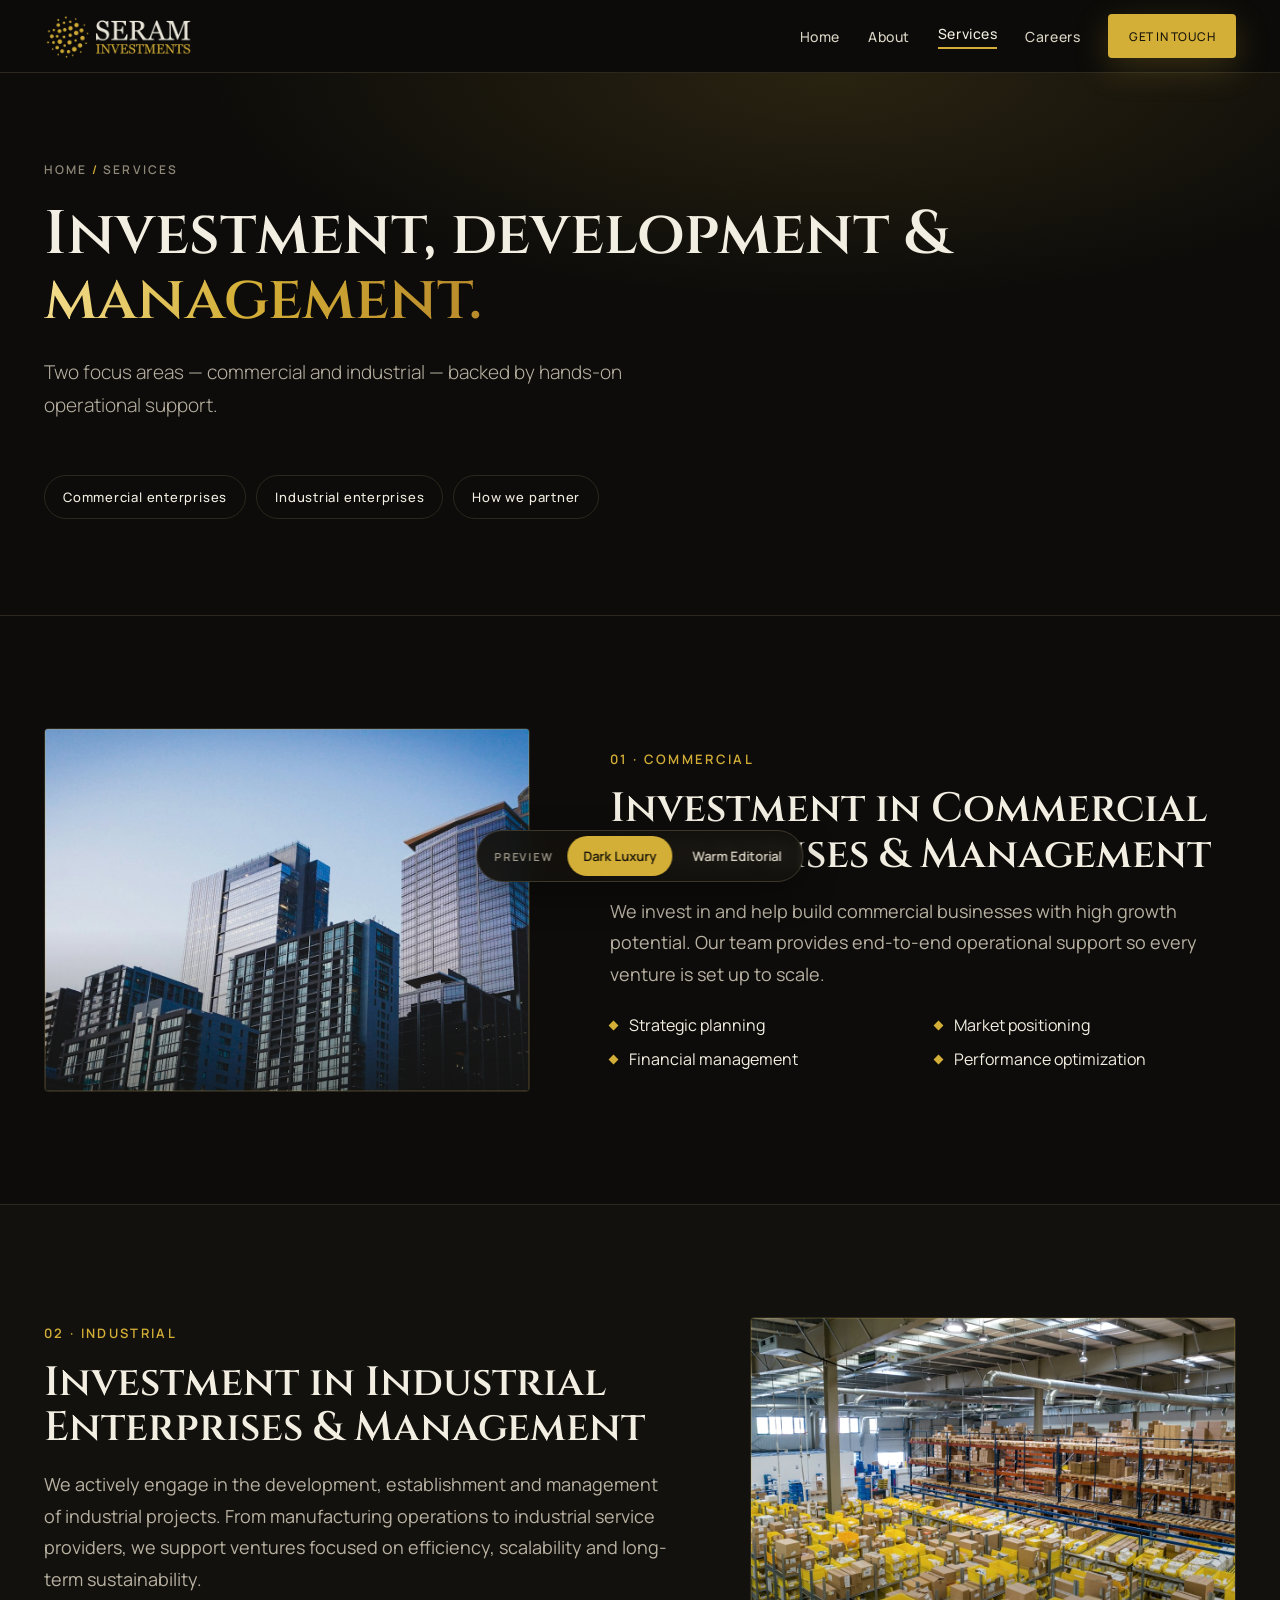
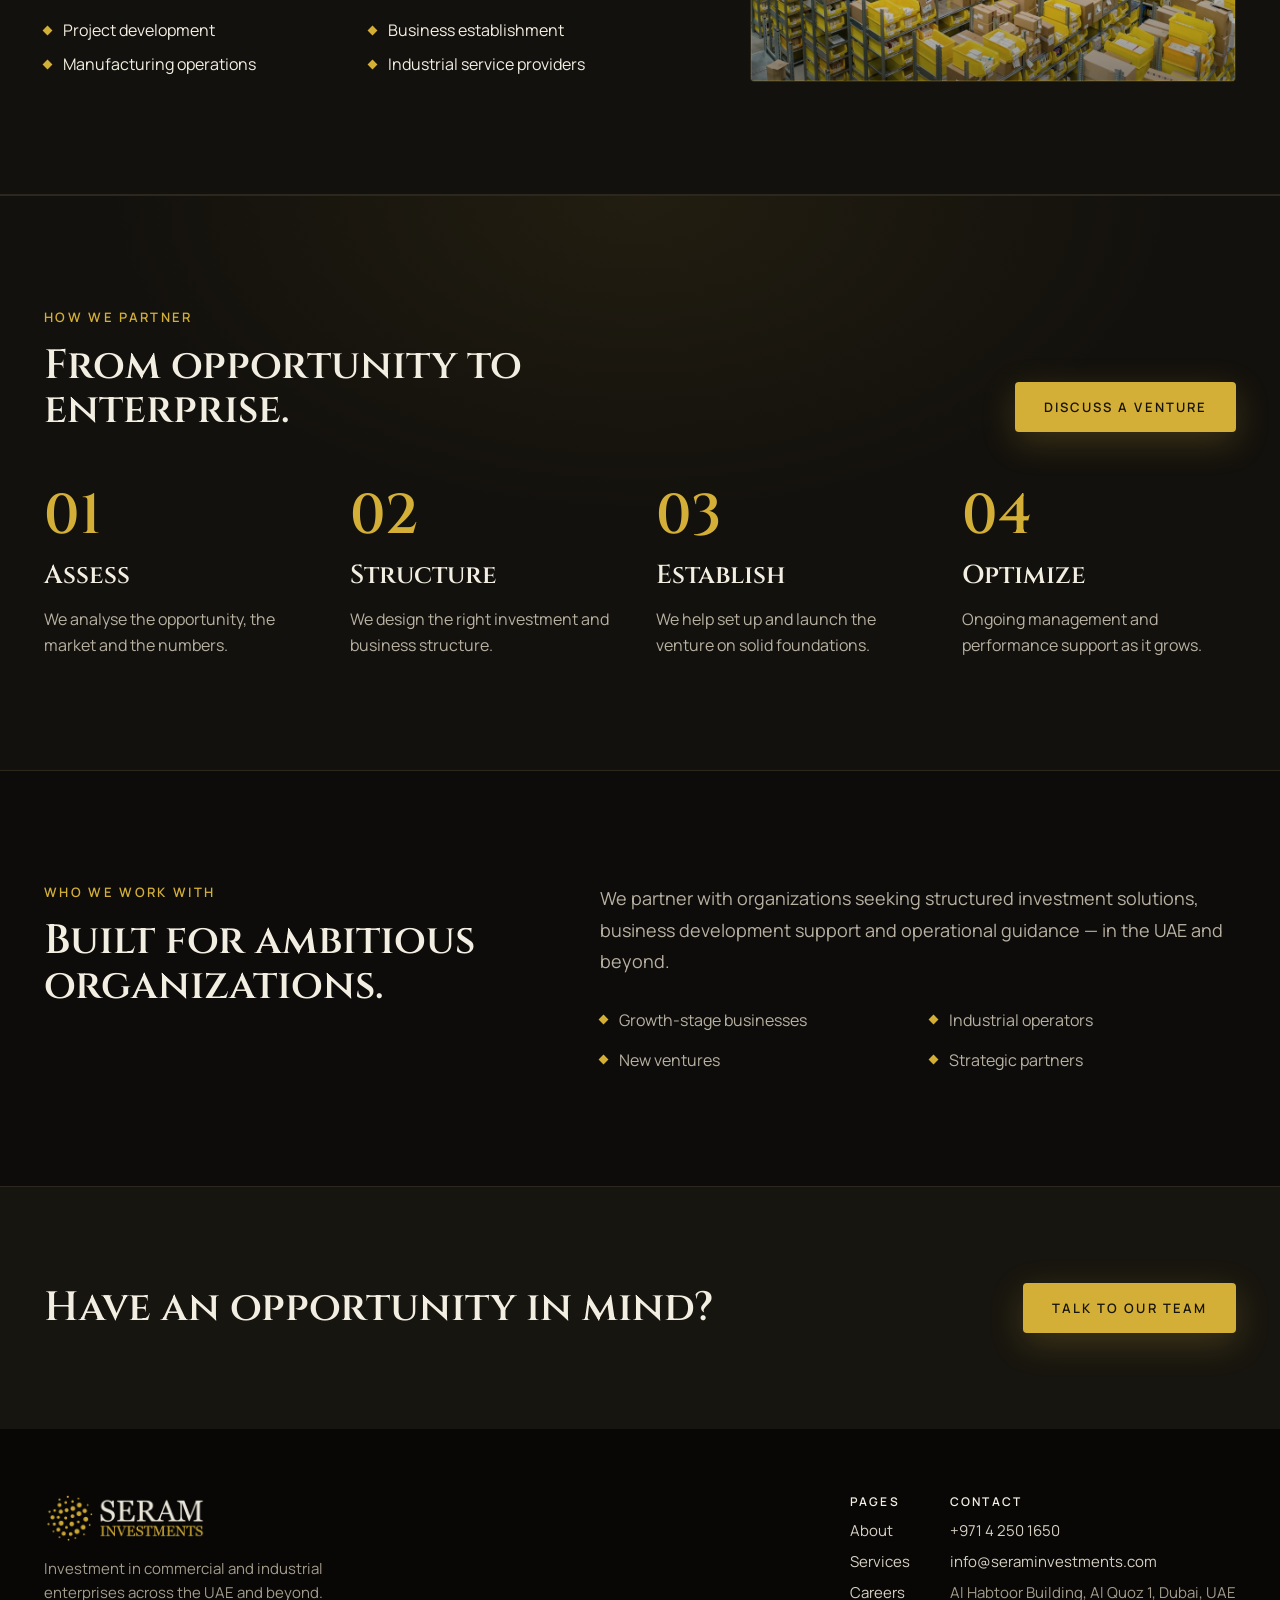
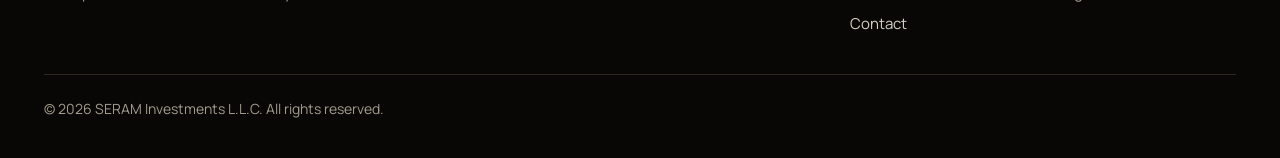
<file: services.html>
<!doctype html>
<html lang="en">
<head>
<meta charset="utf-8">
<meta name="viewport" content="width=device-width, initial-scale=1">
<title>Services — SERAM Investments</title>
<meta name="description" content="Investment in commercial and industrial enterprises and management — strategic planning, market positioning, financial management and industrial project development in Dubai.">
<meta property="og:title" content="Services — SERAM Investments">
<meta property="og:description" content="Investment in commercial and industrial enterprises and management — strategic planning, market positioning, financial management and industrial project development in Dubai.">
<meta property="og:type" content="website">
<meta name="theme-color" content="#0D0C0A">
<script src="assets/theme.js"></script>
<link rel="icon" type="image/png" href="assets/favicon.png">
<link rel="apple-touch-icon" href="assets/apple-touch-icon.png">
<link rel="preconnect" href="https://fonts.googleapis.com">
<link rel="preconnect" href="https://fonts.gstatic.com" crossorigin>
<link rel="stylesheet" href="https://fonts.googleapis.com/css2?family=Cinzel:wght@500;600;700&family=Playfair+Display:ital,wght@0,400;0,500;1,400&family=Manrope:wght@300;400;500;600;700&display=swap">
<link rel="stylesheet" href="assets/style.css">
</head>
<body>
<header class="hdr"><div class="wrap">
<a href="index.html" class="logo" aria-label="SERAM Investments home"><img class="logo-lux" src="assets/logo-gold.png" alt="SERAM Investments" width="150" height="44"><img class="logo-ed" src="assets/logo-dark.png" alt="SERAM Investments" width="150" height="44"></a>
<button class="menu-btn" type="button" aria-label="Menu" aria-expanded="false" aria-controls="nav"><svg width="20" height="20" viewBox="0 0 20 20" fill="none" stroke="currentColor" stroke-width="2" aria-hidden="true"><path d="M2 5h16M2 10h16M2 15h16"/></svg></button>
<nav class="nav" id="nav" aria-label="Main"><a href="index.html" class="link">Home</a><a href="about.html" class="link">About</a><a href="services.html" aria-current="page">Services</a><a href="careers.html" class="link">Careers</a><a href="contact.html" class="btn btn-accent">Get in touch</a></nav>
</div></header>
<main>
<section class="top phero"><div class="wrap">
<div class="txt"><div class="crumb in1"><a href="index.html">HOME</a> <i>/</i> SERVICES</div>
<h1 class="in2">Investment, development &amp; <em>management.</em></h1><p class="lead in3">Two focus areas — commercial and industrial — backed by hands-on operational support.</p></div><nav class="chips in4" aria-label="Services" style="flex-basis:100%"><a class="chip" href="#commercial">Commercial enterprises</a><a class="chip" href="#industrial">Industrial enterprises</a><a class="chip" href="#process">How we partner</a></nav>
</div></section>
<section class="sec" id="commercial"><div class="wrap svc reveal">
<div class="pic"><figure class="photo"><img src="assets/img/svc-commercial.jpg" alt="Modern commercial office buildings" width="1100" height="850" loading="lazy" decoding="async"></figure></div>
<div class="body"><div class="label">01 · Commercial</div>
<h2>Investment in Commercial Enterprises &amp; Management</h2>
<p class="lead">We invest in and help build commercial businesses with high growth potential. Our team provides end-to-end operational support so every venture is set up to scale.</p>
<div class="ticks"><div>Strategic planning</div><div>Market positioning</div><div>Financial management</div><div>Performance optimization</div></div></div>
</div></section>

<section class="sec alt" id="industrial"><div class="wrap svc rev reveal">
<div class="body"><div class="label">02 · Industrial</div>
<h2>Investment in Industrial Enterprises &amp; Management</h2>
<p class="lead">We actively engage in the development, establishment and management of industrial projects. From manufacturing operations to industrial service providers, we support ventures focused on efficiency, scalability and long-term sustainability.</p>
<div class="ticks"><div>Project development</div><div>Business establishment</div><div>Manufacturing operations</div><div>Industrial service providers</div></div></div>
<div class="pic"><figure class="photo"><img src="assets/img/svc-industrial.jpg" alt="Warehouse with stocked shelving and goods" width="1100" height="850" loading="lazy" decoding="async"></figure></div>
</div></section>

<section class="sec inv" id="process"><div class="wrap">
<div class="head-row reveal"><div><div class="label">How we partner</div><h2 class="h2">From opportunity to enterprise.</h2></div>
<a href="contact.html" class="btn btn-accent">Discuss a venture</a></div>
<div class="steps">
<div class="step reveal"><b>01</b><h3>Assess</h3><p>We analyse the opportunity, the market and the numbers.</p></div>
<div class="step reveal"><b>02</b><h3>Structure</h3><p>We design the right investment and business structure.</p></div>
<div class="step reveal"><b>03</b><h3>Establish</h3><p>We help set up and launch the venture on solid foundations.</p></div>
<div class="step reveal"><b>04</b><h3>Optimize</h3><p>Ongoing management and performance support as it grows.</p></div>
</div></div></section>

<section class="sec"><div class="wrap split reveal">
<div class="a"><div class="label">Who we work with</div><h2 class="h2">Built for ambitious organizations.</h2></div>
<div class="b lead"><p>We partner with organizations seeking structured investment solutions, business development support and operational guidance — in the UAE and beyond.</p>
<div class="ticks"><div>Growth-stage businesses</div><div>Industrial operators</div><div>New ventures</div><div>Strategic partners</div></div></div>
</div></section>
<section class="cta"><div class="wrap reveal">
<h2>Have an opportunity in mind?</h2><div class="btns"><a href="contact.html" class="btn btn-dark">Talk to our team</a></div>
</div></section>
</main>
<footer class="ftr"><div class="wrap">
<div class="cols">
<div class="col" style="flex:1 1 280px;gap:16px"><span class="logo"><img class="logo-lux" src="assets/logo-gold.png" alt="SERAM Investments" width="164" height="48" style="height:48px;width:auto"><img class="logo-ed" src="assets/logo-light.png" alt="SERAM Investments" width="164" height="48" style="height:48px;width:auto"></span><p style="line-height:1.6;max-width:320px">Investment in commercial and industrial enterprises across the UAE and beyond.</p></div>
<div class="col"><h4>PAGES</h4><a href="about.html">About</a><a href="services.html">Services</a><a href="careers.html">Careers</a><a href="contact.html">Contact</a></div>
<div class="col"><h4>CONTACT</h4><a href="tel:+97142501650">+971 4 250 1650</a><a href="mailto:info@seraminvestments.com">info@seraminvestments.com</a><span>Al Habtoor Building, Al Quoz 1, Dubai, UAE</span></div>
</div>
<div class="copy">© 2026 SERAM Investments L.L.C. All rights reserved.</div>
</div></footer>
<div class="theme-switch" role="group" aria-label="Preview colour theme"><span>PREVIEW</span><button type="button" data-set="luxury" aria-pressed="true">Dark Luxury</button><button type="button" data-set="editorial" aria-pressed="false">Warm Editorial</button></div>
<script src="assets/main.js"></script>
</body>
</html>
</file>
<file: assets/style.css>
/* ============ THEMES ============ */
:root,[data-theme=luxury]{
  --bg:#0D0C0A;--bg-alt:#13110D;--surface:#17150F;--line:#2C281E;
  --text:#F3EEE2;--muted:#B8B1A2;--dim:#8F8878;
  --accent:#D4AF37;--accent-ink:#17140A;--label:#D4AF37;
  --hdr-bg:rgba(13,12,10,.92);--hdr-text:#D9D3C4;
  --inv-bg:#13110D;--inv-text:#F3EEE2;--inv-muted:#B8B1A2;--inv-accent:#D4AF37;--inv-ink:#17140A;--inv-line:#2C281E;
  --btn-bg:#D4AF37;--btn-text:#17140A;--btn2-line:#3D3729;--btn2-text:#F3EEE2;
  --card-bg:#15130E;--card-line:#2C281E;--card-hover:#D4AF37;
  --dots:#D4AF37;--ring:#2C281E;
  --marq-bg:#D4AF37;--marq-text:#17140A;
  --ftr-bg:#080706;--ftr-text:#A39C8C;
  --display:'Cinzel',Georgia,serif;--display-w:600;--h1:clamp(36px,4.8vw,66px);--h2:clamp(28px,3.2vw,46px);
  --radius:4px;--glow:0 10px 34px rgba(212,175,55,.22);
  --hero-glow:radial-gradient(ellipse 70% 60% at 65% 0%,rgba(212,175,55,.14),transparent 70%);
  --pill-line:rgba(212,175,55,.55);
  color-scheme:dark;
}
[data-theme=editorial]{
  --bg:#F6F4F1;--bg-alt:#EFEBE5;--surface:#FFFFFF;--line:#E2DDD5;
  --text:#22201C;--muted:#57524A;--dim:#787166;
  --accent:#9A4A1C;--accent-ink:#FFFFFF;--label:#9A4A1C;
  --hdr-bg:rgba(246,244,241,.94);--hdr-text:#3A362F;
  --inv-bg:#24211D;--inv-text:#F6F4F1;--inv-muted:#CBC4B8;--inv-accent:#E2A87F;--inv-ink:#24211D;--inv-line:#3C3830;
  --btn-bg:#2A2724;--btn-text:#FFFFFF;--btn2-line:#CFC8BD;--btn2-text:#22201C;
  --card-bg:#FFFFFF;--card-line:#E2DDD5;--card-hover:#9A4A1C;
  --dots:#9A4A1C;--ring:#E2DDD5;
  --marq-bg:#24211D;--marq-text:#F6F4F1;
  --ftr-bg:#1C1A17;--ftr-text:#A9A295;
  --display:'Playfair Display',Georgia,serif;--display-w:400;--h1:clamp(42px,5.6vw,80px);--h2:clamp(32px,3.8vw,54px);
  --radius:0;--glow:none;--hero-glow:none;--pill-line:transparent;
  color-scheme:light;
}

/* ============ BASE ============ */
*{box-sizing:border-box}
html{scroll-behavior:smooth}
body{margin:0;background:var(--bg);color:var(--text);font-family:'Manrope',system-ui,sans-serif;-webkit-font-smoothing:antialiased;transition:background-color .4s,color .4s}
img{max-width:100%}
a{color:inherit}
h1,h2,h3{font-family:var(--display);font-weight:var(--display-w);margin:0}
p{margin:0}
.wrap{max-width:1240px;margin:0 auto;padding:0 24px}
.label{font-family:'Manrope',sans-serif;font-weight:600;font-size:13px;letter-spacing:.18em;color:var(--label);text-transform:uppercase}
.inv .label{color:var(--inv-accent)}
.h2{font-size:var(--h2);line-height:1.08}
.lead{font-size:18px;line-height:1.75;color:var(--muted)}
.sec{padding:112px 0}
.alt{background:var(--bg-alt);border-top:1px solid var(--line);border-bottom:1px solid var(--line)}
.inv{background:var(--inv-bg);color:var(--inv-text)}
[data-theme=luxury] .inv{border-top:1px solid var(--line);border-bottom:1px solid var(--line);background-image:radial-gradient(ellipse 60% 80% at 50% 0%,rgba(212,175,55,.08),transparent 70%)}
.inv .lead{color:var(--inv-muted)}

/* headline emphasis */
h1 em,h2 em,.quote em{font-style:normal}
[data-theme=luxury] h1 em,[data-theme=luxury] h2 em{background:linear-gradient(100deg,#F4DE8F 0%,#D4AF37 45%,#B8892A 100%);-webkit-background-clip:text;background-clip:text;color:transparent}
[data-theme=editorial] h1 em,[data-theme=editorial] h2 em{font-style:italic;text-transform:uppercase;letter-spacing:.01em}

/* ============ HEADER ============ */
.hdr{background:var(--hdr-bg);backdrop-filter:blur(10px);-webkit-backdrop-filter:blur(10px);border-bottom:1px solid var(--line);position:sticky;top:0;z-index:50;animation:drop .6s ease both}
.hdr .wrap{display:flex;align-items:center;justify-content:space-between;gap:16px;padding-top:14px;padding-bottom:14px}
.logo img{height:44px;width:auto;display:block}
.logo-ed{display:none!important}
[data-theme=editorial] .logo-lux{display:none!important}
[data-theme=editorial] .logo-ed{display:block!important}
.nav{display:flex;align-items:center;gap:28px}
.nav a{color:var(--hdr-text);text-decoration:none;font-size:14px;font-weight:500;letter-spacing:.04em}
.nav a.link{background-image:linear-gradient(currentColor,currentColor);background-size:0 1px;background-repeat:no-repeat;background-position:0 100%;transition:background-size .3s,color .2s}
.nav a.link:hover{background-size:100% 1px;color:var(--text)}
.nav a[aria-current=page]:not(.btn){color:var(--text);border-bottom:2px solid var(--accent);padding-bottom:4px}
.menu-btn{display:none;background:none;border:1px solid var(--line);color:var(--text);width:44px;height:44px;border-radius:var(--radius);cursor:pointer;align-items:center;justify-content:center}
@media (max-width:860px){
  .menu-btn{display:inline-flex}
  .nav{display:none;position:absolute;left:0;right:0;top:100%;background:var(--bg);flex-direction:column;align-items:flex-start;gap:4px;padding:12px 24px 24px;border-bottom:1px solid var(--line)}
  .nav.open{display:flex;animation:drop .3s ease both}
  .nav a{padding:12px 0;font-size:16px}
  .nav a[aria-current=page]:not(.btn){padding-bottom:12px}
  .nav .btn{margin-top:8px}
}

/* ============ BUTTONS ============ */
.btn{display:inline-flex;align-items:center;justify-content:center;gap:10px;min-height:48px;padding:15px 28px;border-radius:var(--radius);font-family:'Manrope',sans-serif;font-weight:600;font-size:13px;letter-spacing:.16em;text-transform:uppercase;text-decoration:none;border:1px solid transparent;cursor:pointer;transition:transform .2s,box-shadow .3s,background-color .2s,color .2s,border-color .2s}
.btn:hover{transform:translateY(-2px)}
.btn-accent,.btn-dark{background:var(--btn-bg);color:var(--btn-text)!important;box-shadow:var(--glow)}
.btn-accent:hover,.btn-dark:hover{filter:brightness(1.08)}
.btn-ghost,.btn-line{background:transparent;border-color:var(--btn2-line);color:var(--btn2-text)!important}
.btn-ghost:hover,.btn-line:hover{border-color:var(--accent)}
.inv .btn-accent,.inv .btn-dark{background:var(--inv-accent);color:var(--inv-ink)!important}
.inv .btn-ghost,.inv .btn-line{border-color:var(--inv-line);color:var(--inv-text)!important}
.nav .btn{padding:12px 20px;min-height:44px;font-size:12px}
.arrow svg{transition:transform .25s}
.arrow:hover svg{transform:translateX(5px)}
.textlink{display:inline-flex;align-items:center;gap:10px;font-weight:600;font-size:13px;letter-spacing:.14em;text-transform:uppercase;text-decoration:none;border-bottom:1px solid var(--accent);padding-bottom:6px;align-self:flex-start;color:var(--text)}

/* ============ HERO ============ */
.top{background:var(--bg);background-image:var(--hero-glow)}
.hero{overflow:hidden}
.hero .wrap{padding-top:84px}
.hero-grid{display:flex;flex-wrap:wrap;align-items:center;gap:48px}
.hero-text{flex:1 1 540px;min-width:0;display:flex;flex-direction:column;gap:26px}
.hero h1{font-size:var(--h1);line-height:1.04;letter-spacing:-.005em}
[data-theme=luxury] .hero h1{line-height:1.12}
.hero .lead{font-size:19px;font-weight:300;max-width:580px}
.pill{align-self:flex-start;display:inline-flex;align-items:center;gap:10px;border:1px solid var(--pill-line);border-radius:999px}
[data-theme=luxury] .pill{padding:9px 18px}
[data-theme=luxury] .pill:before{content:"";width:6px;height:6px;border-radius:50%;background:var(--accent)}
.hero-art{flex:1 1 400px;min-width:0;display:flex;justify-content:center;animation:fade 1.6s ease .3s both}
.hero-art svg{width:100%;max-width:480px;height:auto}
.ring{fill:none;stroke:var(--ring)}
.dots{fill:var(--dots)}
.spin{transform-box:view-box;transform-origin:260px 260px;animation:turn 140s linear infinite}
.spin circle{animation:pulse 3.6s ease-in-out infinite}
.rule{height:1px;background:var(--line);transform-origin:left;animation:grow 1.2s ease .9s both;margin-top:56px}
.stats{display:grid;grid-template-columns:repeat(auto-fit,minmax(220px,1fr))}
.stat{padding:28px 24px 36px 0;display:flex;flex-direction:column;gap:6px}
.stat b{font-family:var(--display);font-weight:var(--display-w);font-size:28px;color:var(--text)}
[data-theme=luxury] .stat b{color:var(--accent);font-size:24px}
.stat span{font-size:14px;color:var(--dim)}
.in1{animation:rise .8s ease .1s both}.in2{animation:rise .9s ease .25s both}.in3{animation:rise .9s ease .45s both}.in4{animation:rise .9s ease .65s both}
.in5{animation:rise .8s ease 1s both}.in6{animation:rise .8s ease 1.12s both}.in7{animation:rise .8s ease 1.24s both}.in8{animation:rise .8s ease 1.36s both}

/* inner page hero */
.phero{border-bottom:1px solid var(--line)}
.phero .wrap{padding-top:88px;padding-bottom:96px;display:flex;flex-wrap:wrap;align-items:flex-end;justify-content:space-between;gap:40px}
.phero .txt{flex:1 1 560px;min-width:0;display:flex;flex-direction:column;gap:24px}
.crumb{font-weight:600;font-size:12px;letter-spacing:.18em;color:var(--dim)}
.crumb a{color:var(--dim);text-decoration:none}
.crumb i{font-style:normal;color:var(--accent)}
.phero h1{font-size:var(--h1);line-height:1.06}
.phero .lead{font-size:19px;font-weight:300;max-width:620px}
.phero svg{flex:none}

/* marquee */
.marquee{background:var(--marq-bg);color:var(--marq-text);overflow:hidden;padding:18px 0}
.marquee div{display:flex;width:max-content;gap:44px;animation:marquee 30s linear infinite;font-weight:600;font-size:13px;letter-spacing:.2em;white-space:nowrap}

/* ============ LAYOUT ============ */
.split{display:flex;flex-wrap:wrap;gap:48px 80px}
.split>.a{flex:1 1 360px;min-width:0;display:flex;flex-direction:column;gap:18px}
.split>.b{flex:1 1 520px;min-width:0;display:flex;flex-direction:column;gap:22px}
.head-row{display:flex;flex-wrap:wrap;justify-content:space-between;align-items:flex-end;gap:24px;margin-bottom:56px}
.head-row>div{display:flex;flex-direction:column;gap:18px;max-width:700px}
.head-row>p{color:var(--muted)}
.grid2{display:grid;grid-template-columns:repeat(auto-fit,minmax(min(340px,100%),1fr));gap:24px}
.grid3{display:grid;grid-template-columns:repeat(auto-fit,minmax(min(260px,100%),1fr));gap:32px}
.btns{display:flex;flex-wrap:wrap;gap:14px}

/* ============ CARDS ============ */
.card{background:var(--card-bg);border:1px solid var(--card-line);border-radius:var(--radius);padding:44px 40px;display:flex;flex-direction:column;gap:20px;text-decoration:none;color:var(--text);transition:transform .35s,box-shadow .35s,border-color .35s}
.card:hover{transform:translateY(-6px);border-color:var(--card-hover);box-shadow:0 22px 44px rgba(0,0,0,.14)}
[data-theme=luxury] .card:hover{box-shadow:0 22px 50px rgba(212,175,55,.12)}
.card svg{color:var(--accent)}
.card .num{font-weight:600;font-size:12px;letter-spacing:.18em;color:var(--label)}
.card h3{font-size:28px;line-height:1.2}
.card p{font-size:16px;line-height:1.65;color:var(--muted)}
.pillar{border-top:1px solid var(--accent);padding-top:26px;display:flex;flex-direction:column;gap:14px}
.pillar h3{font-size:26px;line-height:1.2}
.pillar p{font-size:16px;line-height:1.65;color:var(--muted)}
.inv .pillar{border-color:var(--inv-accent)}
.inv .pillar p{color:var(--inv-muted)}
.quote{max-width:1000px;margin:0 auto;padding:120px 24px;display:flex;flex-direction:column;align-items:center;text-align:center;gap:28px}
.quote p{font-family:var(--display);font-weight:var(--display-w);font-size:clamp(26px,3.2vw,42px);line-height:1.35}
[data-theme=editorial] .quote p{font-style:italic}
.cta{background:var(--surface);border-top:1px solid var(--line)}
.cta .wrap{padding-top:96px;padding-bottom:96px;display:flex;flex-wrap:wrap;align-items:center;justify-content:space-between;gap:32px}
.cta h2{font-size:var(--h2);line-height:1.1;max-width:720px}

/* vision / mission */
.vm{display:grid;grid-template-columns:repeat(auto-fit,minmax(min(380px,100%),1fr));gap:24px}
.vm .box{border:1px solid var(--inv-line);border-radius:var(--radius);padding:48px 44px;display:flex;flex-direction:column;gap:18px;transition:transform .35s,border-color .35s}
.vm .box:hover{transform:translateY(-6px);border-color:var(--inv-accent)}
.vm h3{font-size:34px}
.vm p{font-size:18px;line-height:1.7;color:var(--inv-muted)}

/* services */
.svc{display:flex;flex-wrap:wrap;align-items:center;gap:48px 80px}
.svc.rev{flex-wrap:wrap-reverse}
.svc .ico{flex:0 1 280px;display:flex;justify-content:center}
.svc .ico div{width:240px;height:240px;background:var(--inv-bg);border:1px solid var(--inv-line);border-radius:var(--radius);color:var(--inv-accent);display:flex;align-items:center;justify-content:center;animation:float 5s ease-in-out infinite}
.svc .body{flex:1 1 520px;min-width:0;display:flex;flex-direction:column;gap:18px}
.svc h2{font-size:var(--h2);line-height:1.12}
.ticks{display:grid;grid-template-columns:repeat(2,minmax(0,1fr));gap:12px 24px;font-size:16px;padding-top:6px}
.ticks div{display:flex;gap:12px;align-items:center}
.ticks div:before{content:"";width:7px;height:7px;transform:rotate(45deg);background:var(--accent);flex:none}
.inv .ticks div:before{background:var(--inv-accent)}
.steps{display:grid;grid-template-columns:repeat(auto-fit,minmax(min(240px,100%),1fr));gap:32px}
.step{display:flex;flex-direction:column;gap:14px}
.step b{font-family:var(--display);font-weight:var(--display-w);font-size:56px;line-height:1;color:var(--inv-accent)}
.step h3{font-size:26px}
.step p{font-size:16px;line-height:1.6;color:var(--inv-muted)}
.chips{display:flex;flex-wrap:wrap;gap:10px;padding-top:12px}
.chip{border:1px solid var(--line);color:var(--text);text-decoration:none;font-size:13px;font-weight:500;letter-spacing:.06em;padding:12px 18px;border-radius:999px;min-height:44px;display:inline-flex;align-items:center;transition:background-color .2s,color .2s,border-color .2s}
.chip:hover{border-color:var(--accent);color:var(--accent)}

/* careers */
.roles{border-top:1px solid var(--line)}
.role{border-bottom:1px solid var(--line)}
.role>button{width:100%;background:transparent;border:0;padding:28px 8px;display:flex;flex-wrap:wrap;justify-content:space-between;align-items:center;gap:16px;text-align:left;cursor:pointer;font-family:inherit;color:var(--text);transition:background-color .2s}
.role>button:hover{background:var(--bg)}
.role .t{display:flex;flex-direction:column;gap:6px}
.role .t b{font-family:var(--display);font-weight:var(--display-w);font-size:26px}
.role .t span{font-size:15px;color:var(--muted)}
.role .sign{font-size:22px;width:44px;height:44px;border:1px solid var(--line);border-radius:var(--radius);display:inline-flex;align-items:center;justify-content:center;color:var(--accent);transition:transform .3s}
.role.open .sign{transform:rotate(45deg)}
.role .detail{display:none;padding:0 8px 32px;flex-wrap:wrap;gap:24px 48px}
.role.open .detail{display:flex;animation:openup .35s ease both}
.role .detail .d{flex:1 1 420px;min-width:0;display:flex;flex-direction:column;gap:12px;font-size:16px;line-height:1.7;color:var(--muted)}
.role .ticks{grid-template-columns:1fr;padding:0;color:var(--text)}
.perk{background:var(--card-bg);border:1px solid var(--card-line);border-radius:var(--radius);padding:32px;display:flex;flex-direction:column;gap:12px;transition:transform .35s,border-color .35s}
.perk:hover{transform:translateY(-6px);border-color:var(--card-hover)}
.perk h3{font-size:24px}
.perk p{font-size:16px;line-height:1.6;color:var(--muted)}
.note{background:var(--bg);border:1px solid var(--line);padding:28px;margin-top:32px;display:flex;flex-wrap:wrap;justify-content:space-between;align-items:center;gap:16px}
.note p{font-size:16px;color:var(--muted)}
.note a{color:var(--text)}

/* contact */
.cbox{background:var(--inv-bg);color:var(--inv-text);border:1px solid var(--inv-line);border-radius:var(--radius);padding:36px;display:flex;flex-direction:column;gap:22px}
.cbox .label{color:var(--inv-accent)}
.crow{display:flex;gap:16px;align-items:flex-start;font-size:17px;line-height:1.5}
.crow svg{flex:none;margin-top:2px;color:var(--inv-accent)}
.crow a{color:var(--inv-text);text-decoration:none;border-bottom:1px solid var(--inv-line)}
.crow a:hover{border-color:var(--inv-accent)}
.ping{position:relative;width:12px;height:12px;display:inline-block}
.ping:before,.ping:after{content:"";position:absolute;inset:0;border-radius:50%;background:var(--inv-accent)}
.ping:before{animation:ping 1.8s ease-out infinite}
.form{background:var(--surface);border:1px solid var(--line);border-radius:var(--radius);padding:40px;display:flex;flex-direction:column;gap:22px}
.form fieldset{border:0;margin:0;padding:0}
.form legend{font-size:14px;font-weight:600;padding:0 0 12px}
.topic{font-family:inherit;font-size:14px;padding:11px 16px;border-radius:999px;min-height:44px;cursor:pointer;background:transparent;color:var(--text);border:1px solid var(--line);transition:background-color .2s,color .2s,border-color .2s}
.topic:hover{border-color:var(--accent)}
.topic[aria-pressed=true]{background:var(--btn-bg);color:var(--btn-text);border-color:var(--btn-bg)}
.fgrid{display:grid;grid-template-columns:repeat(auto-fit,minmax(min(220px,100%),1fr));gap:20px}
.form label{display:flex;flex-direction:column;gap:8px;font-size:14px;font-weight:600}
.form input,.form textarea{font:inherit;font-size:16px;font-weight:400;padding:12px 14px;border:1px solid var(--line);border-radius:var(--radius);min-height:48px;background:var(--bg);color:var(--text)}
.form input:focus,.form textarea:focus{outline:2px solid var(--accent);outline-offset:1px}
.thanks{display:none;min-height:420px;flex-direction:column;align-items:flex-start;justify-content:center;gap:20px}
.thanks .tick{width:72px;height:72px;background:var(--btn-bg);color:var(--btn-text);border-radius:var(--radius);display:flex;align-items:center;justify-content:center;animation:pop .6s ease both}
.sent .form-fields{display:none}
.sent .thanks{display:flex}
.thanks .lead{color:var(--muted)}

/* ============ FOOTER ============ */
.ftr{background:var(--ftr-bg);color:var(--ftr-text)}
.ftr .wrap{padding-top:64px;padding-bottom:40px;display:flex;flex-direction:column;gap:40px}
.ftr .cols{display:flex;flex-wrap:wrap;justify-content:space-between;gap:40px}
.ftr .col{display:flex;flex-direction:column;gap:10px;font-size:15px}
.ftr .col h4{margin:0;font-size:12px;letter-spacing:.18em;color:#F3EEE2;font-weight:600}
.ftr a{color:#D6D0C3;text-decoration:none;align-self:flex-start}
.ftr a:hover{color:#FFFFFF}
.ftr .copy{border-top:1px solid #2C281E;padding-top:24px;font-size:14px}

/* ============ THEME PREVIEW SWITCH ============ */
.theme-switch{position:fixed;left:50%;bottom:18px;transform:translateX(-50%);z-index:80;display:flex;align-items:center;gap:4px;padding:5px;border-radius:999px;background:rgba(20,18,14,.92);border:1px solid #3D3729;box-shadow:0 12px 34px rgba(0,0,0,.35);backdrop-filter:blur(8px);-webkit-backdrop-filter:blur(8px);animation:rise .6s ease 1.4s both;max-width:calc(100vw - 24px)}
.theme-switch span{font-size:11px;letter-spacing:.16em;font-weight:600;color:#A39C8C;padding:0 10px 0 12px;white-space:nowrap}
.theme-switch button{font-family:'Manrope',sans-serif;font-size:13px;font-weight:600;border:0;border-radius:999px;padding:10px 16px;min-height:40px;cursor:pointer;background:transparent;color:#D9D3C4;white-space:nowrap;transition:background-color .25s,color .25s}
.theme-switch button[aria-pressed=true]{background:#D4AF37;color:#17140A}
[data-theme=editorial] .theme-switch button[aria-pressed=true]{background:#F6F4F1;color:#22201C}
@media (max-width:520px){.theme-switch span{display:none}.theme-switch button{padding:10px 12px;font-size:12px}}

/* ============ MOTION ============ */
.reveal{opacity:0;transform:translateY(28px);transition:opacity .9s ease,transform .9s ease}
.reveal.in{opacity:1;transform:none}
@keyframes rise{from{opacity:0;transform:translateY(28px)}to{opacity:1;transform:none}}
@keyframes drop{from{opacity:0;transform:translateY(-16px)}to{opacity:1;transform:none}}
@keyframes fade{from{opacity:0}to{opacity:1}}
@keyframes pulse{0%,100%{opacity:.28}50%{opacity:1}}
@keyframes turn{to{transform:rotate(360deg)}}
@keyframes marquee{to{transform:translateX(-50%)}}
@keyframes grow{from{transform:scaleX(0)}to{transform:scaleX(1)}}
@keyframes float{0%,100%{transform:translateY(0)}50%{transform:translateY(-10px)}}
@keyframes ping{0%{transform:scale(1);opacity:.6}100%{transform:scale(2.6);opacity:0}}
@keyframes pop{0%{opacity:0;transform:scale(.6)}70%{transform:scale(1.08)}100%{opacity:1;transform:scale(1)}}
@keyframes openup{from{opacity:0;transform:translateY(-8px)}to{opacity:1;transform:none}}
.theme-switch{animation-name:switchin}
@keyframes switchin{from{opacity:0;transform:translate(-50%,20px)}to{opacity:1;transform:translate(-50%,0)}}
@media (prefers-reduced-motion:reduce){*{animation:none!important;transition:none!important}.reveal{opacity:1;transform:none}}
@media (max-width:600px){
  .sec{padding:80px 0}.card,.vm .box{padding:32px 26px}.form{padding:26px}
  .ticks{grid-template-columns:1fr}
  .stats{grid-template-columns:repeat(2,minmax(0,1fr))}.stat{padding:22px 12px 26px 0}.stat b{font-size:22px}
  .btns .btn{width:100%}
  .ftr .wrap{padding-bottom:96px}
}

/* ============ PHOTOGRAPHY ============ */
.photo,.ph{margin:0;position:relative;overflow:hidden;background:var(--surface)}
.photo{border-radius:var(--radius);border:1px solid var(--line);aspect-ratio:3/2}
.photo img,.ph img{display:block;width:100%;height:100%;object-fit:cover;transition:transform 1.2s cubic-bezier(.2,.7,.2,1)}
.photo.tall{aspect-ratio:4/5}
.photo.wide{aspect-ratio:16/7;margin-bottom:40px}
[data-theme=luxury] .photo img,[data-theme=luxury] .ph img{filter:saturate(.85) contrast(1.05)}
[data-theme=luxury] .photo:after{content:"";position:absolute;inset:0;pointer-events:none;background:linear-gradient(180deg,transparent 55%,rgba(13,12,10,.45));box-shadow:inset 0 0 0 1px rgba(212,175,55,.18)}
[data-theme=editorial] .photo img{filter:saturate(.92)}
.photo:hover img{transform:scale(1.03)}

/* home hero */
.hero-art .photo{width:100%;max-width:460px}
[data-theme=luxury] .hero-art .photo{box-shadow:0 30px 80px rgba(0,0,0,.5),0 0 0 1px rgba(212,175,55,.25)}
[data-theme=editorial] .hero-art .photo{box-shadow:24px 24px 0 var(--bg-alt)}

/* split columns */
.split>.a .photo{margin-top:14px}

/* service cards */
.card{overflow:hidden}
.card .ph{margin:-44px -40px 6px;aspect-ratio:16/9;border-bottom:1px solid var(--card-line)}
.card:hover .ph img{transform:scale(1.05)}

/* services page */
.svc .pic{flex:1 1 380px;min-width:0}
.svc .pic .photo{aspect-ratio:4/3}

/* about page hero */
.phero-pic{flex:0 1 320px;min-width:0}
.phero-pic .photo{aspect-ratio:4/5}

@media (max-width:860px){
  .hero-art .photo{max-width:none;aspect-ratio:4/3}
  [data-theme=editorial] .hero-art .photo{box-shadow:none}
  .phero-pic{flex:1 1 100%}
  .phero-pic .photo{aspect-ratio:16/10}
  .photo.wide{aspect-ratio:4/3}
}
@media (max-width:600px){
  .card .ph{margin:-32px -26px 4px}
}
</file>
